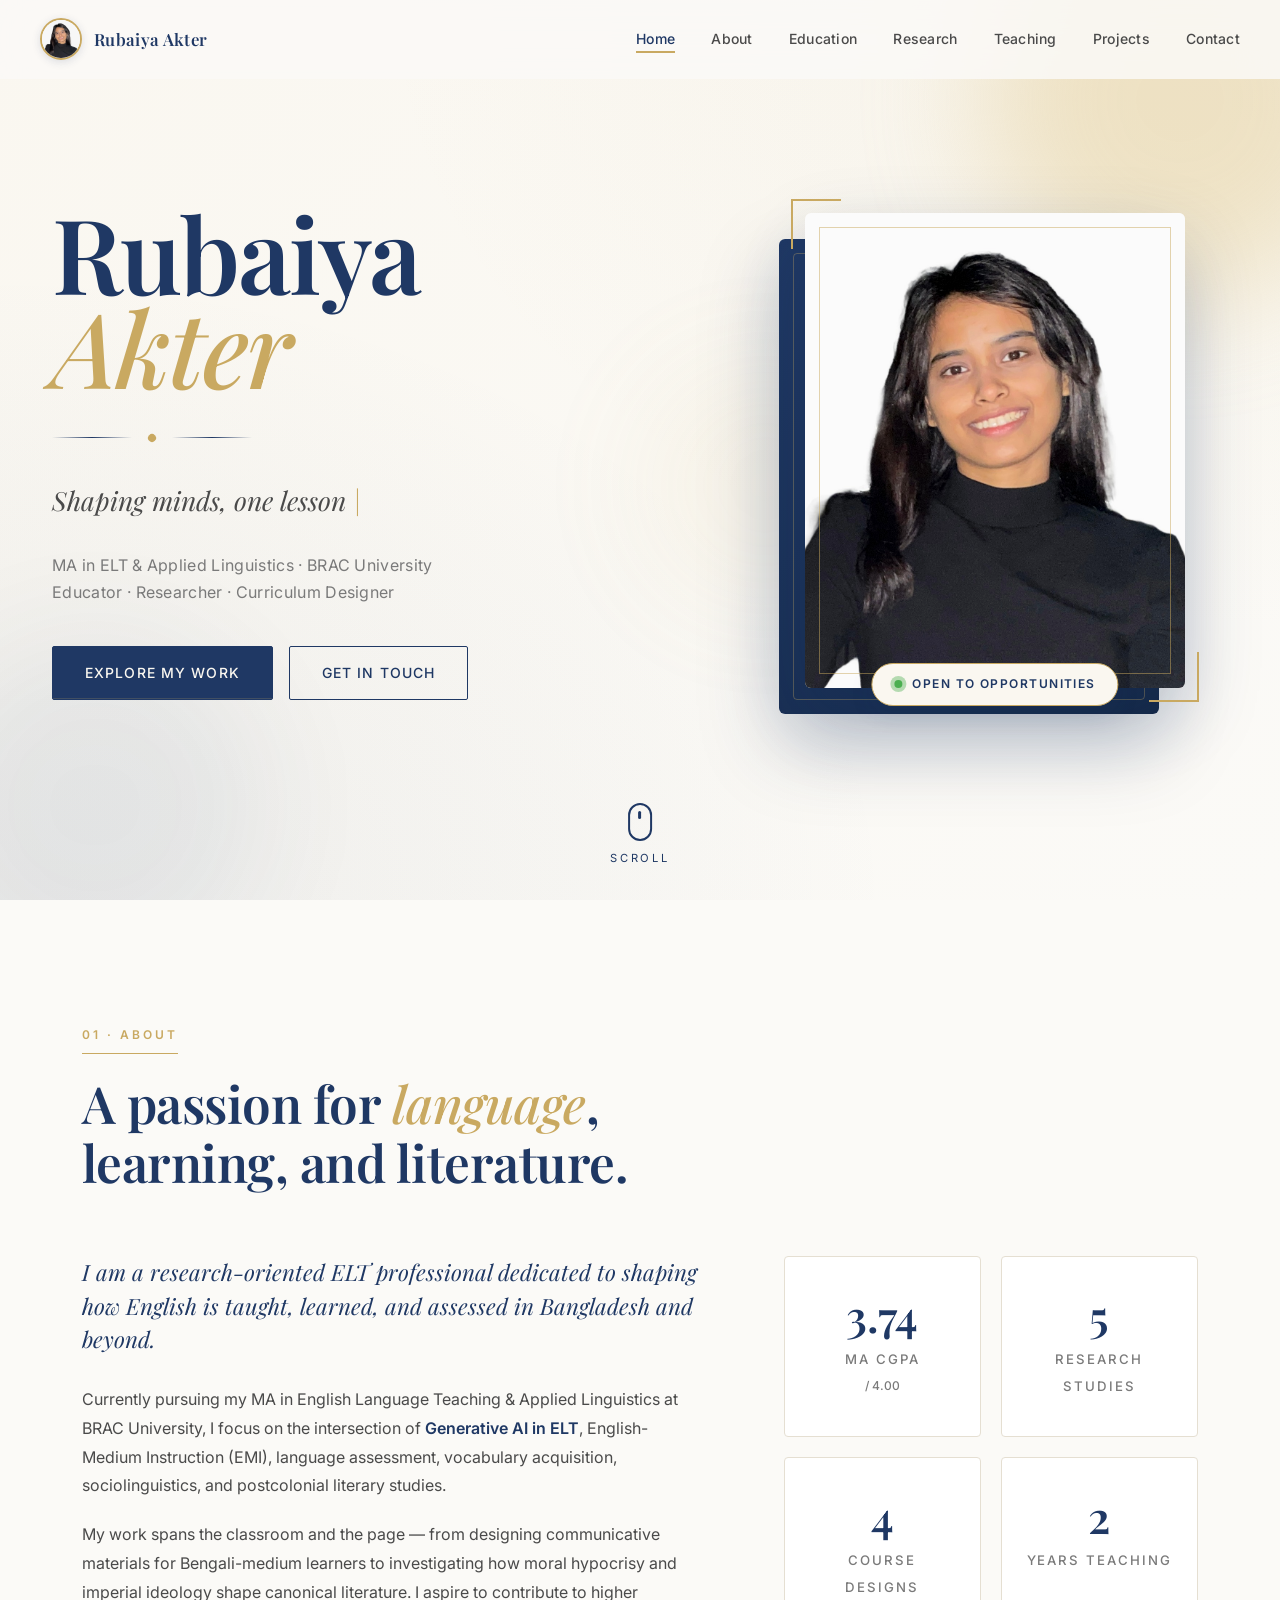
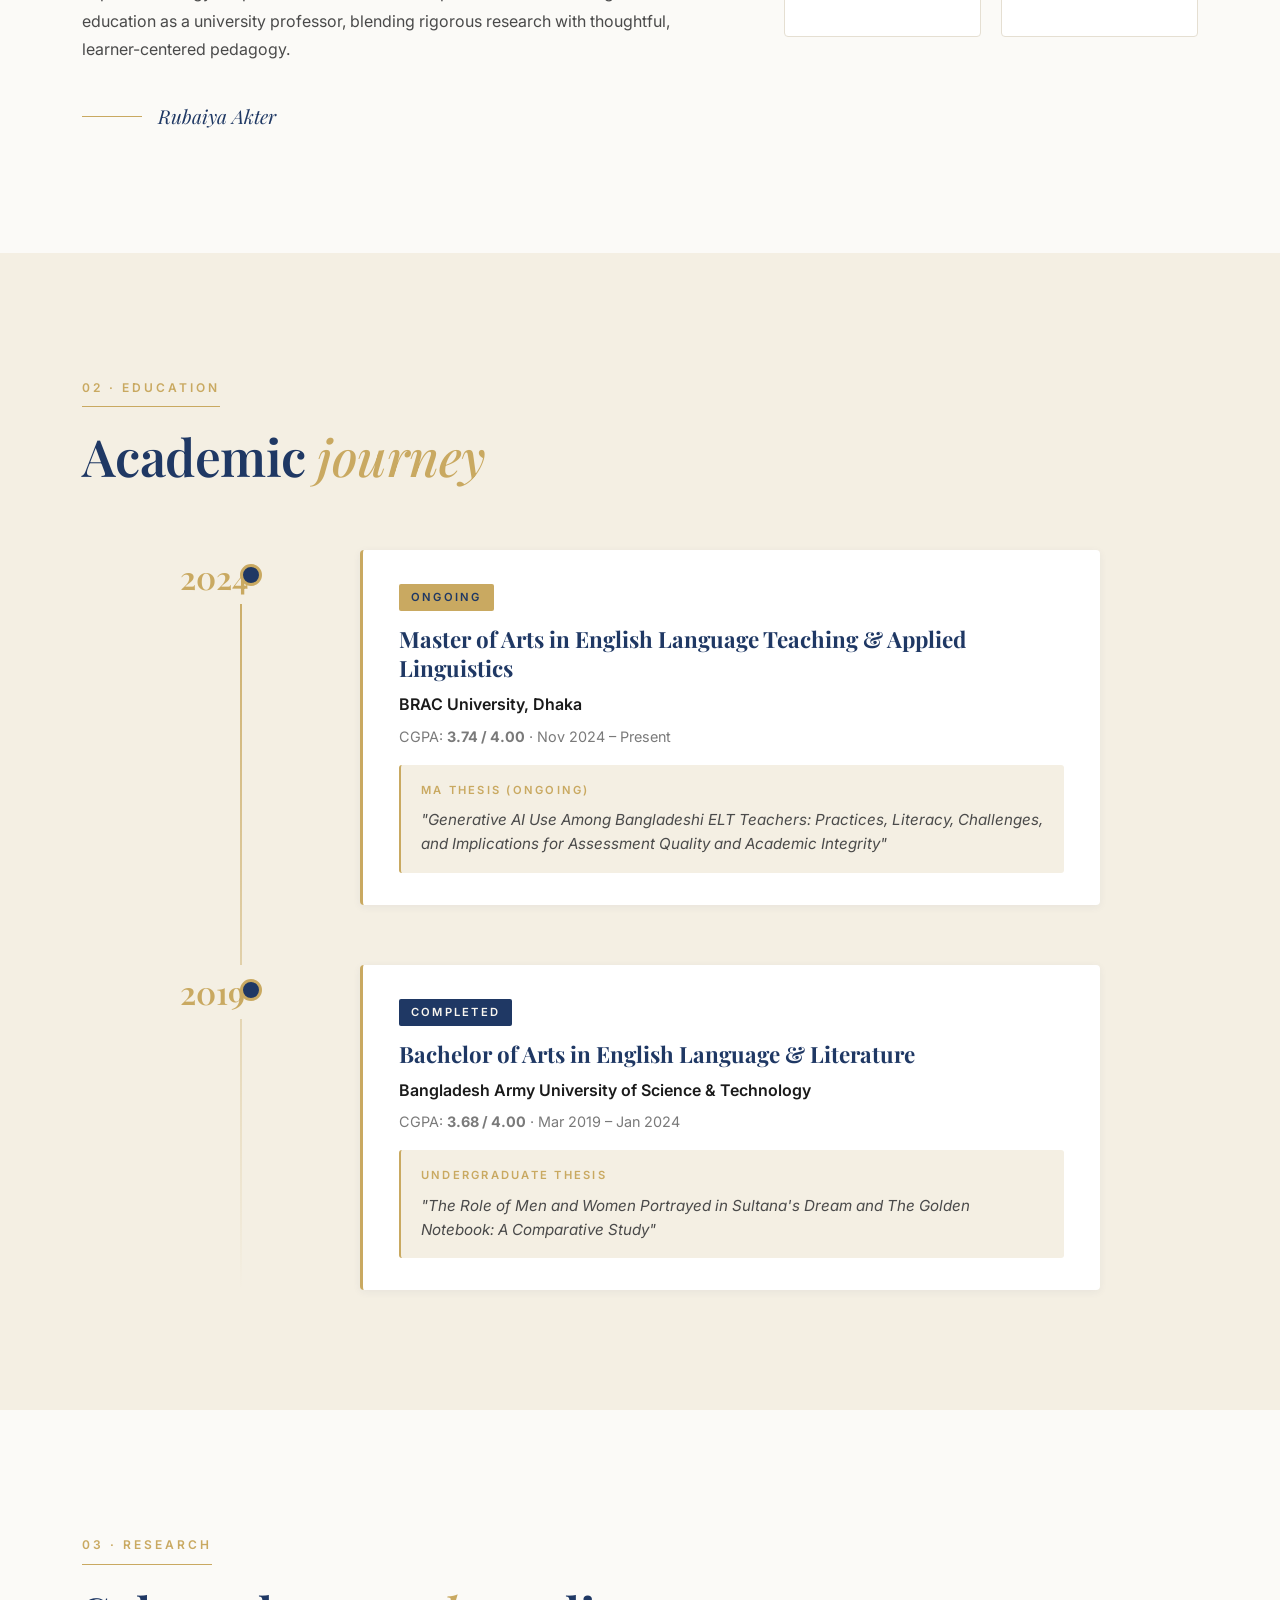
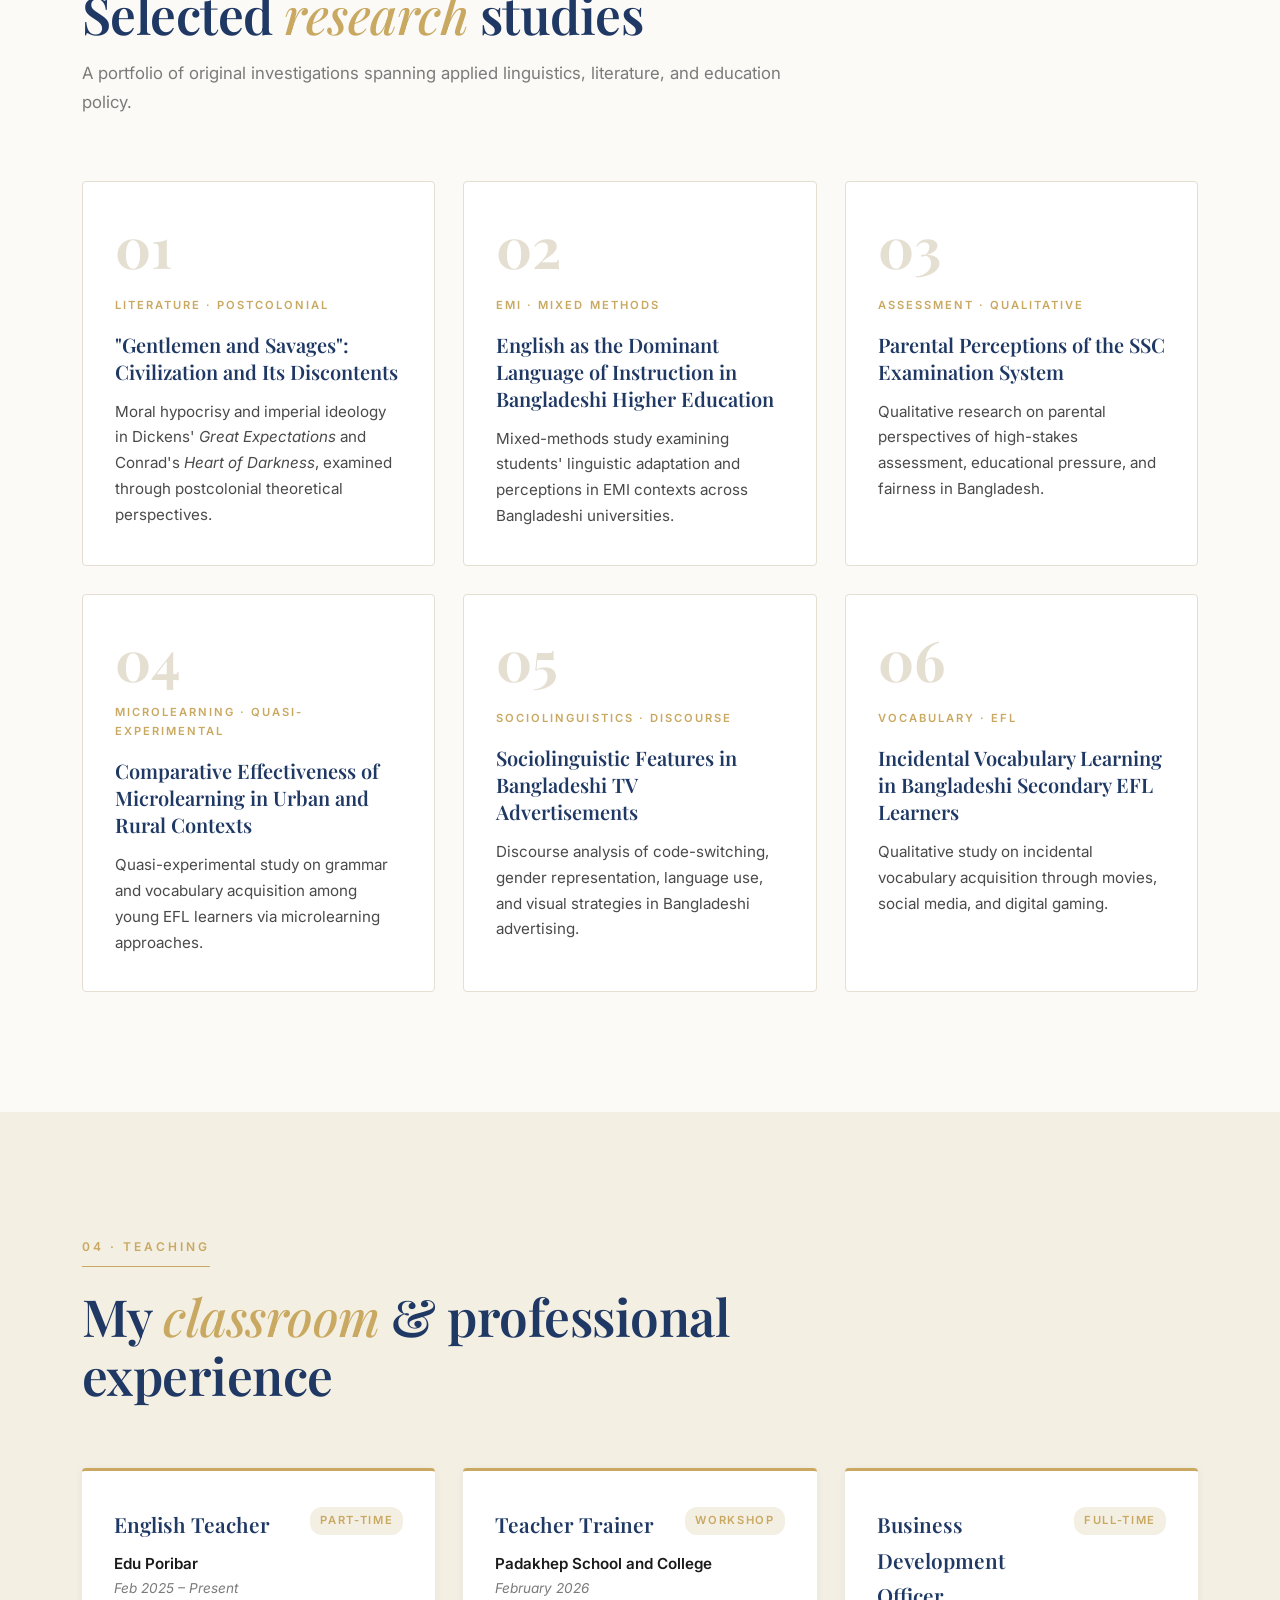
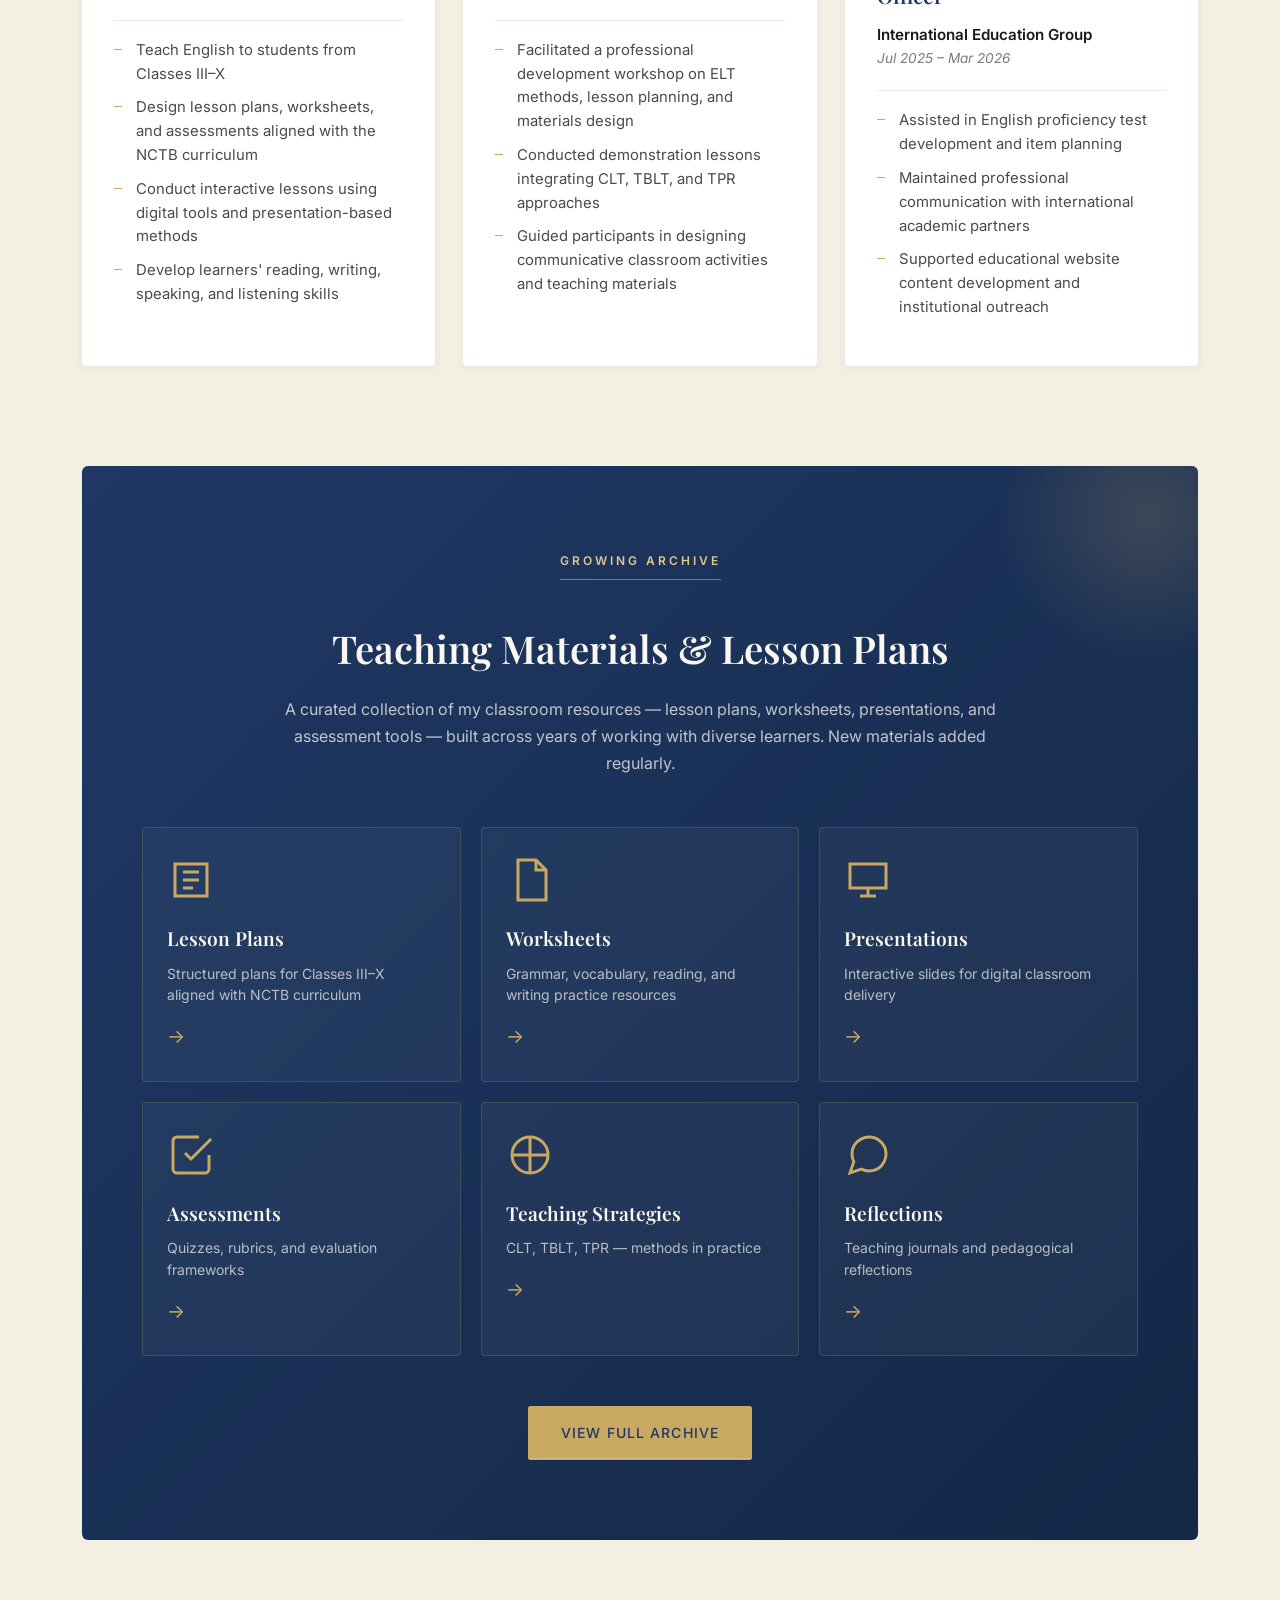
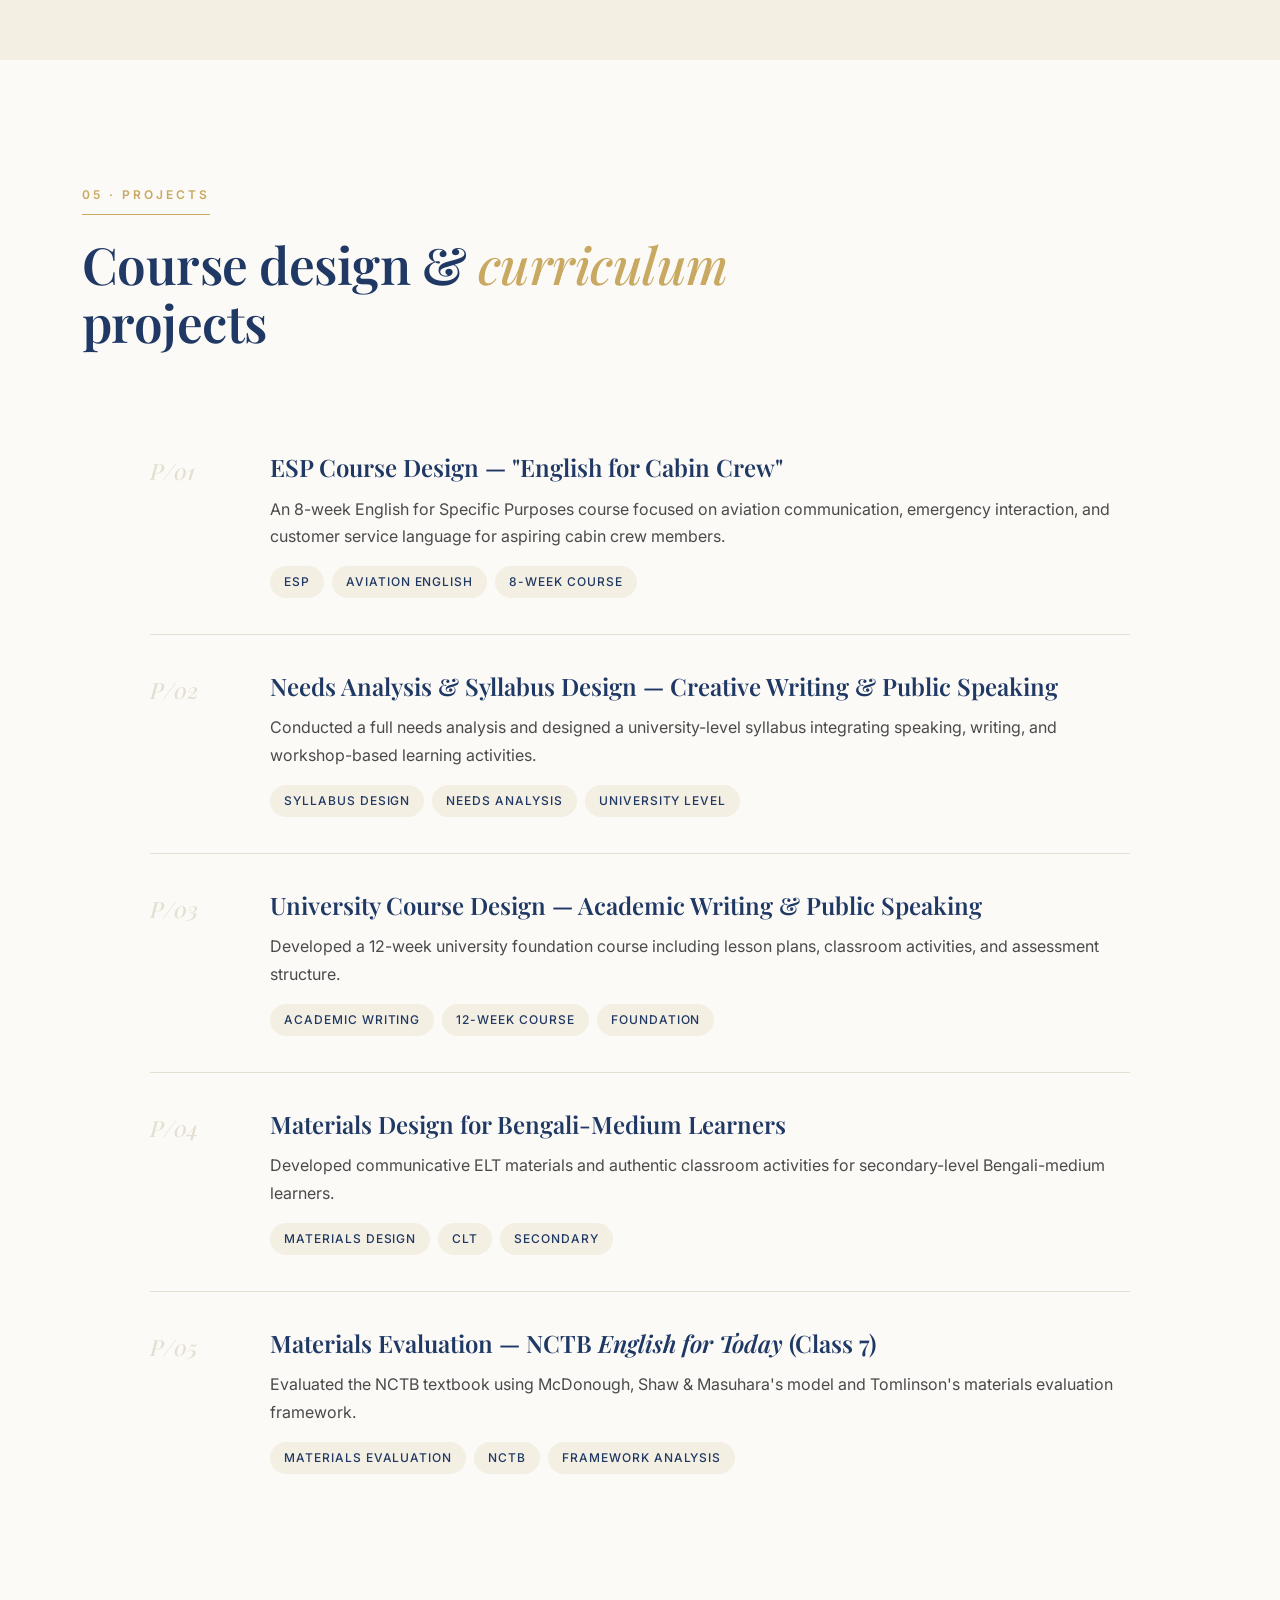
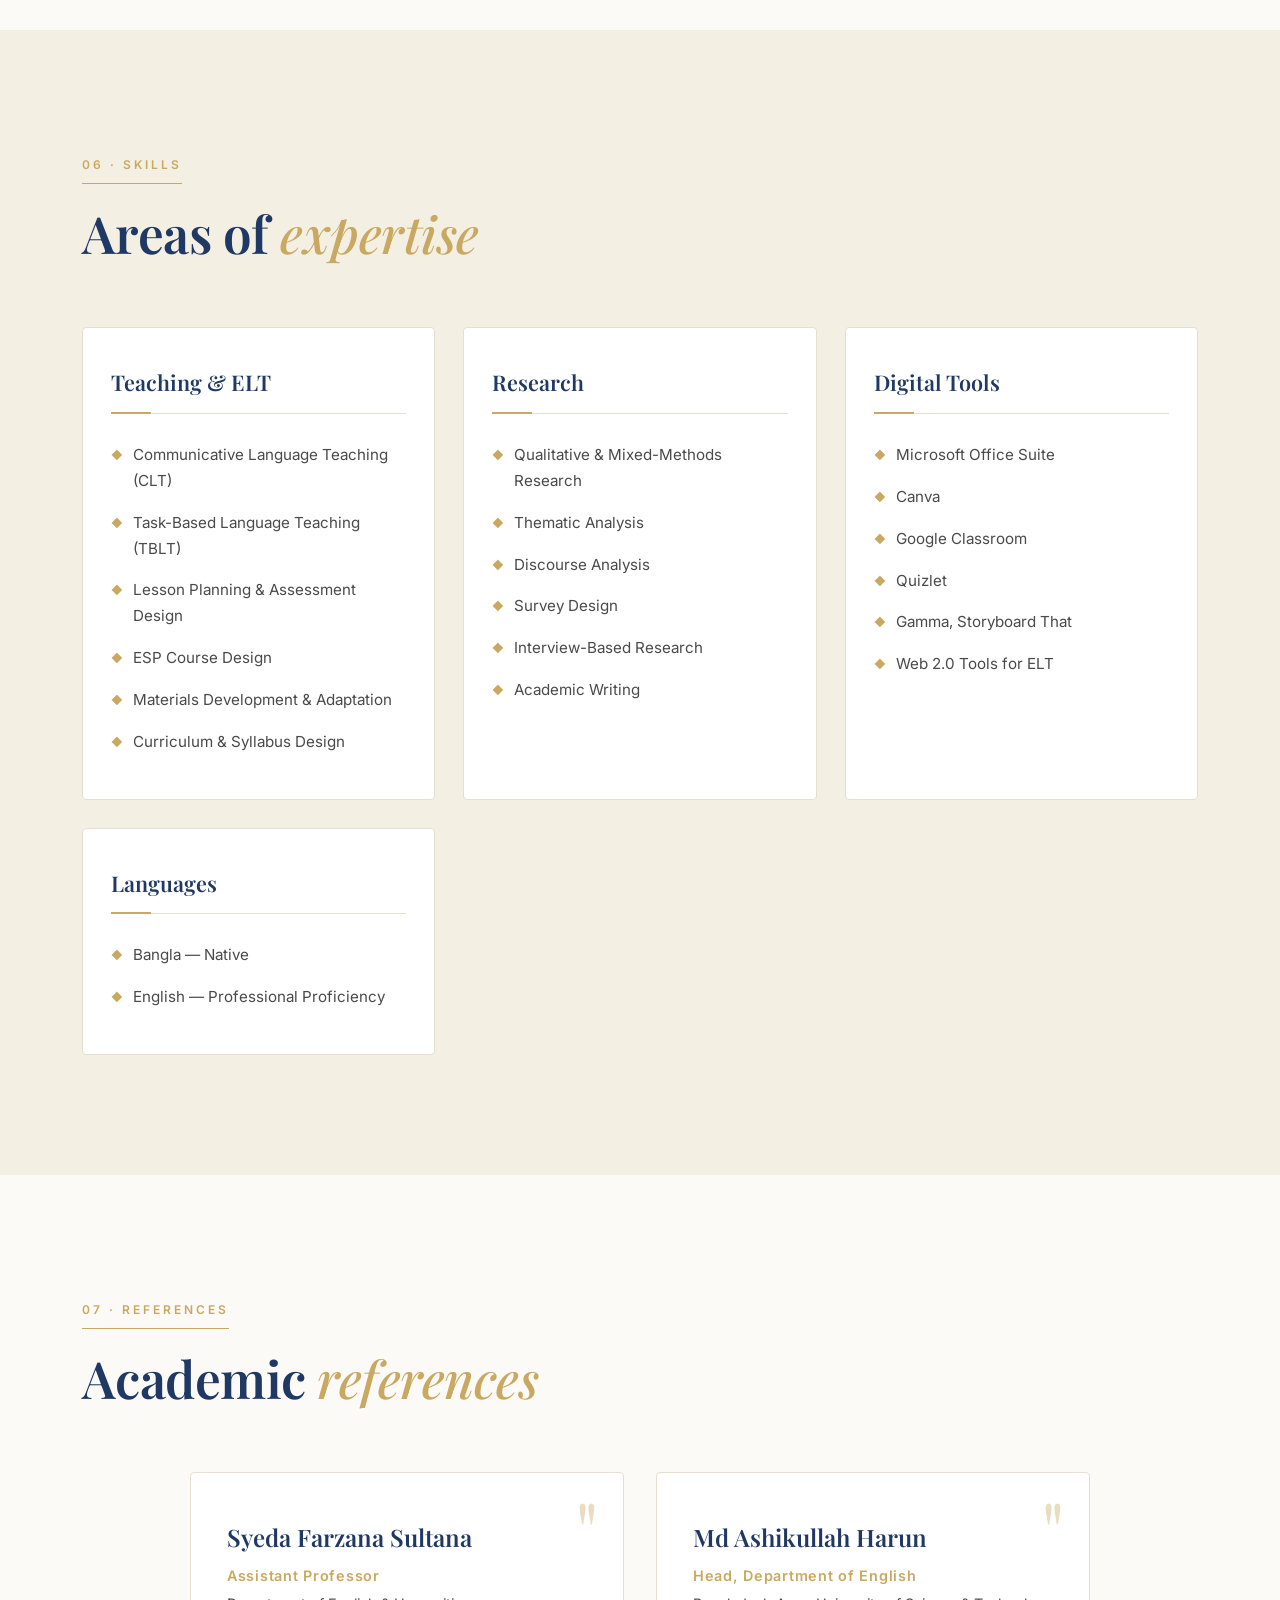
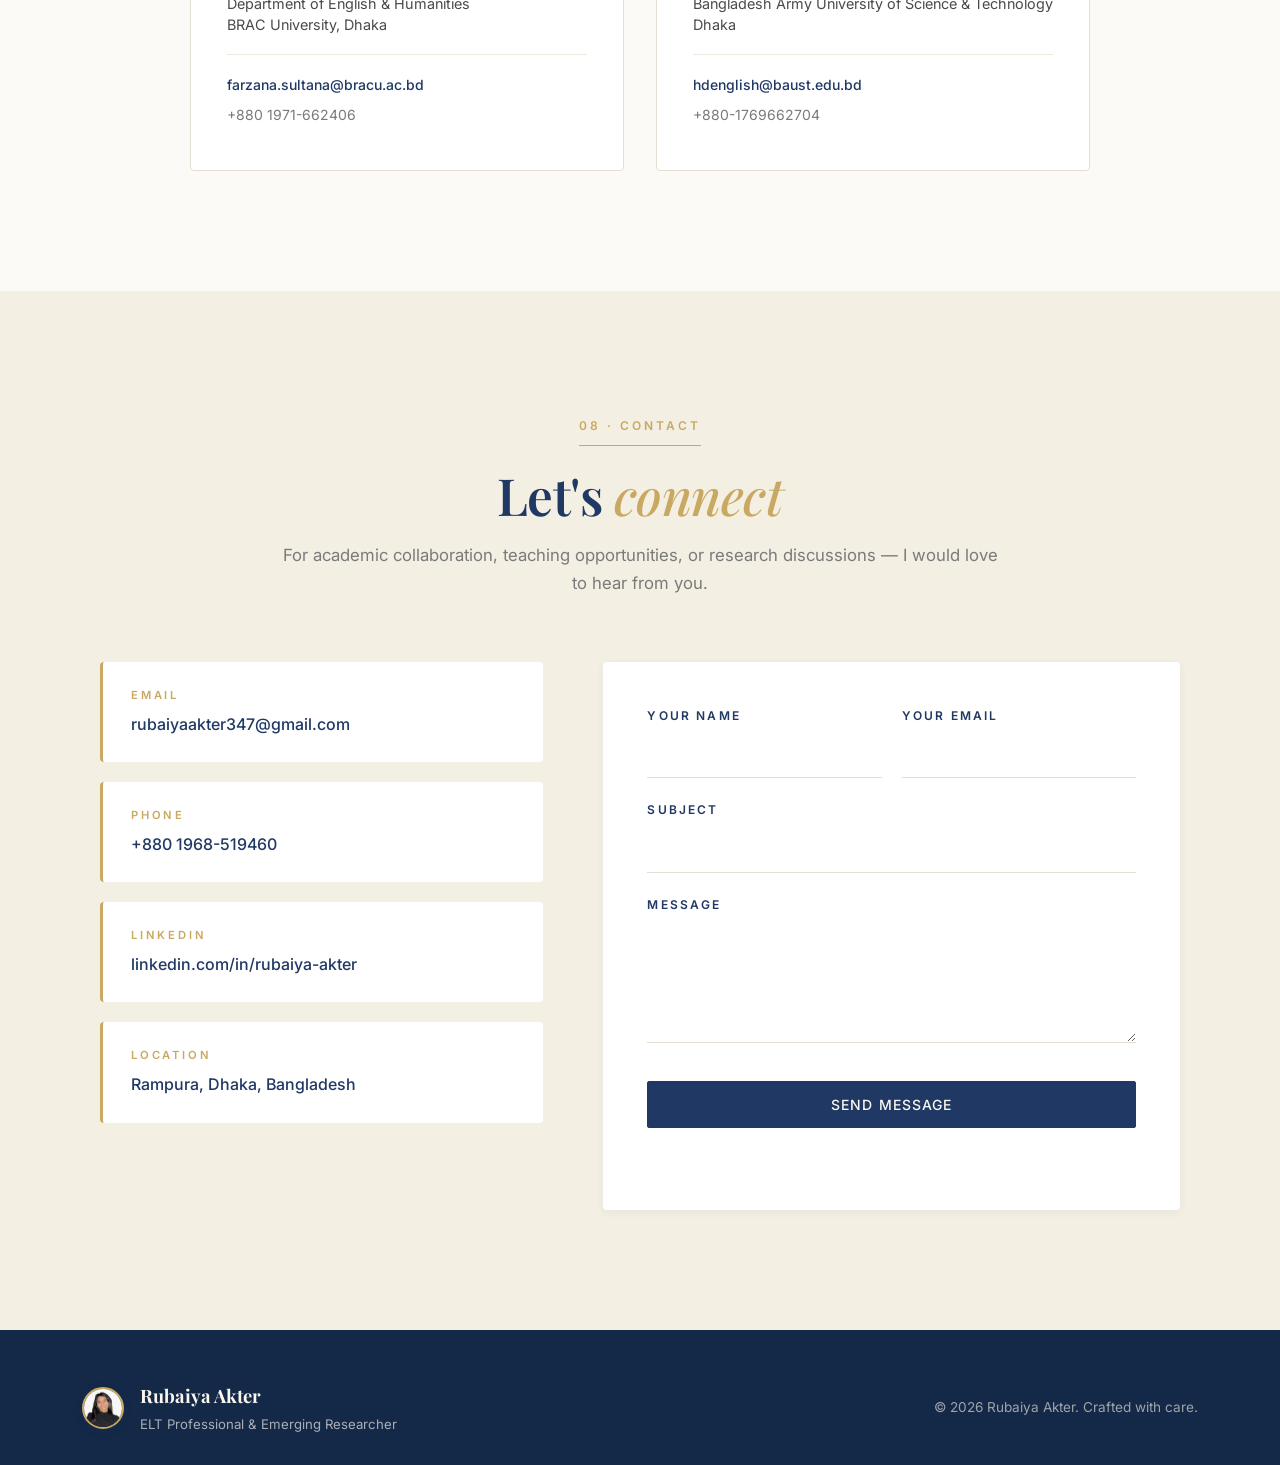
<file: index.html>
<!DOCTYPE html>
<html lang="en">
<head>
  <meta charset="UTF-8" />
  <meta name="viewport" content="width=device-width, initial-scale=1.0" />
  <title>Rubaiya Akter | ELT Professional & Researcher</title>
  <meta name="description" content="Portfolio of Rubaiya Akter — English Language Teaching Professional, Researcher, and Aspiring Academic." />

  <link rel="preconnect" href="https://fonts.googleapis.com" />
  <link rel="preconnect" href="https://fonts.gstatic.com" crossorigin />
  <link href="https://fonts.googleapis.com/css2?family=Cormorant+Garamond:wght@400;500;600;700&family=Inter:wght@300;400;500;600;700&family=Playfair+Display:ital,wght@0,400;0,500;0,600;0,700;0,800;1,400;1,500&display=swap" rel="stylesheet" />
  <link rel="stylesheet" href="styles.css" />
</head>
<body>

  <!-- Scroll Progress Bar -->
  <div class="scroll-progress" id="scrollProgress"></div>

  <!-- Navigation -->
  <nav class="navbar" id="navbar">
    <div class="nav-container">
      <a href="#home" class="nav-logo">
        <span class="logo-mark"><img src="rubaiya.jpeg" alt="Rubaiya Akter" /></span>
        <span class="logo-text">Rubaiya Akter</span>
      </a>
      <ul class="nav-menu" id="navMenu">
        <li><a href="#home" class="nav-link active">Home</a></li>
        <li><a href="#about" class="nav-link">About</a></li>
        <li><a href="#education" class="nav-link">Education</a></li>
        <li><a href="#research" class="nav-link">Research</a></li>
        <li><a href="#teaching" class="nav-link">Teaching</a></li>
        <li><a href="#projects" class="nav-link">Projects</a></li>
        <li><a href="#contact" class="nav-link">Contact</a></li>
      </ul>
      <button class="nav-toggle" id="navToggle" aria-label="Menu">
        <span></span>
        <span></span>
        <span></span>
      </button>
    </div>
  </nav>

  <!-- Hero Section -->
  <section class="hero" id="home">
    <div class="hero-bg">
      <div class="floating-shape shape-1"></div>
      <div class="floating-shape shape-2"></div>
      <div class="floating-shape shape-3"></div>
    </div>
    <div class="hero-container">
      <div class="hero-content">
        <h1 class="hero-name fade-up delay-1">
          <span class="name-line">Rubaiya</span>
          <span class="name-line italic">Akter</span>
        </h1>
        <div class="hero-divider fade-up delay-2">
          <span class="divider-line"></span>
          <span class="divider-dot"></span>
          <span class="divider-line"></span>
        </div>
        <p class="hero-tagline fade-up delay-3">
          <span id="typedText"></span><span class="cursor">|</span>
        </p>
        <p class="hero-subtitle fade-up delay-4">
          MA in ELT & Applied Linguistics · BRAC University<br/>
          Educator · Researcher · Curriculum Designer
        </p>
        <div class="hero-cta fade-up delay-5">
          <a href="#about" class="btn btn-primary">Explore My Work</a>
          <a href="#contact" class="btn btn-ghost">Get in Touch</a>
        </div>
      </div>

      <div class="hero-portrait fade-up delay-2">
        <div class="hero-portrait-wrap">
          <div class="hero-portrait-backdrop"></div>
          <div class="hero-portrait-corner top-left"></div>
          <div class="hero-portrait-corner bottom-right"></div>
          <div class="hero-portrait-frame">
            <img src="rubaiya.jpeg" alt="Rubaiya Akter" class="hero-portrait-img" />
            <div class="hero-portrait-inner"></div>
          </div>
          <span class="hero-portrait-badge">
            <span class="badge-dot"></span>
            Open to opportunities
          </span>
        </div>
      </div>
    </div>
    <a href="#about" class="scroll-indicator" aria-label="Scroll down">
      <span class="mouse">
        <span class="wheel"></span>
      </span>
      <span class="scroll-text">Scroll</span>
    </a>
  </section>

  <!-- About Section -->
  <section class="section about" id="about">
    <div class="container">
      <div class="section-header reveal">
        <span class="section-tag">01 · About</span>
        <h2 class="section-title">A passion for <em>language</em>, learning, and literature.</h2>
      </div>

      <div class="about-grid">
        <div class="about-text reveal">
          <p class="lead">
            I am a research-oriented ELT professional dedicated to shaping how English is taught, learned, and assessed in Bangladesh and beyond.
          </p>
          <p>
            Currently pursuing my MA in English Language Teaching & Applied Linguistics at BRAC University, I focus on the intersection of <strong>Generative AI in ELT</strong>, English-Medium Instruction (EMI), language assessment, vocabulary acquisition, sociolinguistics, and postcolonial literary studies.
          </p>
          <p>
            My work spans the classroom and the page — from designing communicative materials for Bengali-medium learners to investigating how moral hypocrisy and imperial ideology shape canonical literature. I aspire to contribute to higher education as a university professor, blending rigorous research with thoughtful, learner-centered pedagogy.
          </p>
          <div class="about-signature">
            <span class="sig-line"></span>
            <em>Rubaiya Akter</em>
          </div>
        </div>

        <div class="about-stats reveal">
          <div class="stat-card">
            <span class="stat-number" data-target="3.74" data-decimal="true">0</span>
            <span class="stat-label">MA CGPA <small>/ 4.00</small></span>
          </div>
          <div class="stat-card">
            <span class="stat-number" data-target="6">0</span>
            <span class="stat-label">Research Studies</span>
          </div>
          <div class="stat-card">
            <span class="stat-number" data-target="5">0</span>
            <span class="stat-label">Course Designs</span>
          </div>
          <div class="stat-card">
            <span class="stat-number" data-target="3">0</span>
            <span class="stat-label">Years Teaching</span>
          </div>
        </div>
      </div>
    </div>
  </section>

  <!-- Education Section -->
  <section class="section education" id="education">
    <div class="container">
      <div class="section-header reveal">
        <span class="section-tag">02 · Education</span>
        <h2 class="section-title">Academic <em>journey</em></h2>
      </div>

      <div class="timeline">
        <div class="timeline-item reveal">
          <div class="timeline-marker">
            <span class="marker-year">2024</span>
          </div>
          <div class="timeline-content">
            <span class="timeline-status">Ongoing</span>
            <h3>Master of Arts in English Language Teaching & Applied Linguistics</h3>
            <p class="timeline-institution">BRAC University, Dhaka</p>
            <p class="timeline-meta">CGPA: <strong>3.74 / 4.00</strong> · Nov 2024 – Present</p>
            <div class="thesis-box">
              <span class="thesis-label">MA Thesis (Ongoing)</span>
              <p><em>"Generative AI Use Among Bangladeshi ELT Teachers: Practices, Literacy, Challenges, and Implications for Assessment Quality and Academic Integrity"</em></p>
            </div>
          </div>
        </div>

        <div class="timeline-item reveal">
          <div class="timeline-marker">
            <span class="marker-year">2019</span>
          </div>
          <div class="timeline-content">
            <span class="timeline-status completed">Completed</span>
            <h3>Bachelor of Arts in English Language & Literature</h3>
            <p class="timeline-institution">Bangladesh Army University of Science & Technology</p>
            <p class="timeline-meta">CGPA: <strong>3.68 / 4.00</strong> · Mar 2019 – Jan 2024</p>
            <div class="thesis-box">
              <span class="thesis-label">Undergraduate Thesis</span>
              <p><em>"The Role of Men and Women Portrayed in Sultana's Dream and The Golden Notebook: A Comparative Study"</em></p>
            </div>
          </div>
        </div>
      </div>
    </div>
  </section>

  <!-- Research Section -->
  <section class="section research" id="research">
    <div class="container">
      <div class="section-header reveal">
        <span class="section-tag">03 · Research</span>
        <h2 class="section-title">Selected <em>research</em> studies</h2>
        <p class="section-subtitle">A portfolio of original investigations spanning applied linguistics, literature, and education policy.</p>
      </div>

      <div class="research-grid">
        <article class="research-card reveal">
          <div class="research-number">01</div>
          <div class="research-tag">Literature · Postcolonial</div>
          <h3>"Gentlemen and Savages": Civilization and Its Discontents</h3>
          <p>Moral hypocrisy and imperial ideology in Dickens' <em>Great Expectations</em> and Conrad's <em>Heart of Darkness</em>, examined through postcolonial theoretical perspectives.</p>
        </article>

        <article class="research-card reveal">
          <div class="research-number">02</div>
          <div class="research-tag">EMI · Mixed Methods</div>
          <h3>English as the Dominant Language of Instruction in Bangladeshi Higher Education</h3>
          <p>Mixed-methods study examining students' linguistic adaptation and perceptions in EMI contexts across Bangladeshi universities.</p>
        </article>

        <article class="research-card reveal">
          <div class="research-number">03</div>
          <div class="research-tag">Assessment · Qualitative</div>
          <h3>Parental Perceptions of the SSC Examination System</h3>
          <p>Qualitative research on parental perspectives of high-stakes assessment, educational pressure, and fairness in Bangladesh.</p>
        </article>

        <article class="research-card reveal">
          <div class="research-number">04</div>
          <div class="research-tag">Microlearning · Quasi-Experimental</div>
          <h3>Comparative Effectiveness of Microlearning in Urban and Rural Contexts</h3>
          <p>Quasi-experimental study on grammar and vocabulary acquisition among young EFL learners via microlearning approaches.</p>
        </article>

        <article class="research-card reveal">
          <div class="research-number">05</div>
          <div class="research-tag">Sociolinguistics · Discourse</div>
          <h3>Sociolinguistic Features in Bangladeshi TV Advertisements</h3>
          <p>Discourse analysis of code-switching, gender representation, language use, and visual strategies in Bangladeshi advertising.</p>
        </article>

        <article class="research-card reveal">
          <div class="research-number">06</div>
          <div class="research-tag">Vocabulary · EFL</div>
          <h3>Incidental Vocabulary Learning in Bangladeshi Secondary EFL Learners</h3>
          <p>Qualitative study on incidental vocabulary acquisition through movies, social media, and digital gaming.</p>
        </article>
      </div>
    </div>
  </section>

  <!-- Teaching Section -->
  <section class="section teaching" id="teaching">
    <div class="container">
      <div class="section-header reveal">
        <span class="section-tag">04 · Teaching</span>
        <h2 class="section-title">My <em>classroom</em> & professional experience</h2>
      </div>

      <div class="teaching-grid">
        <div class="experience-card reveal">
          <div class="exp-header">
            <span class="exp-role">English Teacher</span>
            <span class="exp-type">Part-Time</span>
          </div>
          <p class="exp-org">Edu Poribar</p>
          <p class="exp-date">Feb 2025 – Present</p>
          <ul class="exp-list">
            <li>Teach English to students from Classes III–X</li>
            <li>Design lesson plans, worksheets, and assessments aligned with the NCTB curriculum</li>
            <li>Conduct interactive lessons using digital tools and presentation-based methods</li>
            <li>Develop learners' reading, writing, speaking, and listening skills</li>
          </ul>
        </div>

        <div class="experience-card reveal">
          <div class="exp-header">
            <span class="exp-role">Teacher Trainer</span>
            <span class="exp-type">Workshop</span>
          </div>
          <p class="exp-org">Padakhep School and College</p>
          <p class="exp-date">February 2026</p>
          <ul class="exp-list">
            <li>Facilitated a professional development workshop on ELT methods, lesson planning, and materials design</li>
            <li>Conducted demonstration lessons integrating CLT, TBLT, and TPR approaches</li>
            <li>Guided participants in designing communicative classroom activities and teaching materials</li>
          </ul>
        </div>

        <div class="experience-card reveal">
          <div class="exp-header">
            <span class="exp-role">Business Development Officer</span>
            <span class="exp-type">Full-Time</span>
          </div>
          <p class="exp-org">International Education Group</p>
          <p class="exp-date">Jul 2025 – Mar 2026</p>
          <ul class="exp-list">
            <li>Assisted in English proficiency test development and item planning</li>
            <li>Maintained professional communication with international academic partners</li>
            <li>Supported educational website content development and institutional outreach</li>
          </ul>
        </div>
      </div>

      <!-- Teaching Materials Showcase -->
      <div class="materials-showcase reveal">
        <div class="materials-intro">
          <span class="section-tag light">Growing Archive</span>
          <h3>Teaching Materials & Lesson Plans</h3>
          <p>A curated collection of my classroom resources — lesson plans, worksheets, presentations, and assessment tools — built across years of working with diverse learners. New materials added regularly.</p>
        </div>
        <div class="materials-grid">
          <a href="teaching-materials.html#lesson-plans" class="material-tile">
            <div class="tile-icon">
              <svg viewBox="0 0 24 24" fill="none" stroke="currentColor" stroke-width="1.5"><path d="M4 4h16v16H4z"/><path d="M8 8h8M8 12h8M8 16h5"/></svg>
            </div>
            <h4>Lesson Plans</h4>
            <p>Structured plans for Classes III–X aligned with NCTB curriculum</p>
            <span class="tile-arrow">→</span>
          </a>
          <a href="teaching-materials.html#worksheets" class="material-tile">
            <div class="tile-icon">
              <svg viewBox="0 0 24 24" fill="none" stroke="currentColor" stroke-width="1.5"><path d="M6 2h9l5 5v15H6z"/><path d="M15 2v5h5"/></svg>
            </div>
            <h4>Worksheets</h4>
            <p>Grammar, vocabulary, reading, and writing practice resources</p>
            <span class="tile-arrow">→</span>
          </a>
          <a href="teaching-materials.html#presentations" class="material-tile">
            <div class="tile-icon">
              <svg viewBox="0 0 24 24" fill="none" stroke="currentColor" stroke-width="1.5"><path d="M3 4h18v12H3z"/><path d="M8 20h8M12 16v4"/></svg>
            </div>
            <h4>Presentations</h4>
            <p>Interactive slides for digital classroom delivery</p>
            <span class="tile-arrow">→</span>
          </a>
          <a href="teaching-materials.html#assessments" class="material-tile">
            <div class="tile-icon">
              <svg viewBox="0 0 24 24" fill="none" stroke="currentColor" stroke-width="1.5"><path d="M9 11l3 3L22 4"/><path d="M21 12v7a2 2 0 0 1-2 2H5a2 2 0 0 1-2-2V5a2 2 0 0 1 2-2h11"/></svg>
            </div>
            <h4>Assessments</h4>
            <p>Quizzes, rubrics, and evaluation frameworks</p>
            <span class="tile-arrow">→</span>
          </a>
          <a href="teaching-materials.html#strategies" class="material-tile">
            <div class="tile-icon">
              <svg viewBox="0 0 24 24" fill="none" stroke="currentColor" stroke-width="1.5"><circle cx="12" cy="12" r="9"/><path d="M12 3v18M3 12h18"/></svg>
            </div>
            <h4>Teaching Strategies</h4>
            <p>CLT, TBLT, TPR — methods in practice</p>
            <span class="tile-arrow">→</span>
          </a>
          <a href="teaching-materials.html#reflections" class="material-tile">
            <div class="tile-icon">
              <svg viewBox="0 0 24 24" fill="none" stroke="currentColor" stroke-width="1.5"><path d="M21 11.5a8.38 8.38 0 0 1-.9 3.8 8.5 8.5 0 0 1-7.6 4.7 8.38 8.38 0 0 1-3.8-.9L3 21l1.9-5.7a8.38 8.38 0 0 1-.9-3.8 8.5 8.5 0 0 1 4.7-7.6 8.38 8.38 0 0 1 3.8-.9h.5a8.48 8.48 0 0 1 8 8v.5z"/></svg>
            </div>
            <h4>Reflections</h4>
            <p>Teaching journals and pedagogical reflections</p>
            <span class="tile-arrow">→</span>
          </a>
        </div>
        <div class="materials-cta">
          <a href="teaching-materials.html" class="btn btn-primary">View Full Archive</a>
        </div>
      </div>
    </div>
  </section>

  <!-- Projects Section -->
  <section class="section projects" id="projects">
    <div class="container">
      <div class="section-header reveal">
        <span class="section-tag">05 · Projects</span>
        <h2 class="section-title">Course design & <em>curriculum</em> projects</h2>
      </div>

      <div class="projects-list">
        <div class="project-row reveal">
          <span class="project-num">P/01</span>
          <div class="project-info">
            <h3>ESP Course Design — "English for Cabin Crew"</h3>
            <p>An 8-week English for Specific Purposes course focused on aviation communication, emergency interaction, and customer service language for aspiring cabin crew members.</p>
            <div class="project-tags">
              <span>ESP</span><span>Aviation English</span><span>8-Week Course</span>
            </div>
          </div>
        </div>

        <div class="project-row reveal">
          <span class="project-num">P/02</span>
          <div class="project-info">
            <h3>Needs Analysis & Syllabus Design — Creative Writing & Public Speaking</h3>
            <p>Conducted a full needs analysis and designed a university-level syllabus integrating speaking, writing, and workshop-based learning activities.</p>
            <div class="project-tags">
              <span>Syllabus Design</span><span>Needs Analysis</span><span>University Level</span>
            </div>
          </div>
        </div>

        <div class="project-row reveal">
          <span class="project-num">P/03</span>
          <div class="project-info">
            <h3>University Course Design — Academic Writing & Public Speaking</h3>
            <p>Developed a 12-week university foundation course including lesson plans, classroom activities, and assessment structure.</p>
            <div class="project-tags">
              <span>Academic Writing</span><span>12-Week Course</span><span>Foundation</span>
            </div>
          </div>
        </div>

        <div class="project-row reveal">
          <span class="project-num">P/04</span>
          <div class="project-info">
            <h3>Materials Design for Bengali-Medium Learners</h3>
            <p>Developed communicative ELT materials and authentic classroom activities for secondary-level Bengali-medium learners.</p>
            <div class="project-tags">
              <span>Materials Design</span><span>CLT</span><span>Secondary</span>
            </div>
          </div>
        </div>

        <div class="project-row reveal">
          <span class="project-num">P/05</span>
          <div class="project-info">
            <h3>Materials Evaluation — NCTB <em>English for Today</em> (Class 7)</h3>
            <p>Evaluated the NCTB textbook using McDonough, Shaw & Masuhara's model and Tomlinson's materials evaluation framework.</p>
            <div class="project-tags">
              <span>Materials Evaluation</span><span>NCTB</span><span>Framework Analysis</span>
            </div>
          </div>
        </div>
      </div>
    </div>
  </section>

  <!-- Skills Section -->
  <section class="section skills" id="skills">
    <div class="container">
      <div class="section-header reveal">
        <span class="section-tag">06 · Skills</span>
        <h2 class="section-title">Areas of <em>expertise</em></h2>
      </div>

      <div class="skills-grid">
        <div class="skill-category reveal">
          <h3>Teaching & ELT</h3>
          <ul>
            <li>Communicative Language Teaching (CLT)</li>
            <li>Task-Based Language Teaching (TBLT)</li>
            <li>Lesson Planning & Assessment Design</li>
            <li>ESP Course Design</li>
            <li>Materials Development & Adaptation</li>
            <li>Curriculum & Syllabus Design</li>
          </ul>
        </div>

        <div class="skill-category reveal">
          <h3>Research</h3>
          <ul>
            <li>Qualitative & Mixed-Methods Research</li>
            <li>Thematic Analysis</li>
            <li>Discourse Analysis</li>
            <li>Survey Design</li>
            <li>Interview-Based Research</li>
            <li>Academic Writing</li>
          </ul>
        </div>

        <div class="skill-category reveal">
          <h3>Digital Tools</h3>
          <ul>
            <li>Microsoft Office Suite</li>
            <li>Canva</li>
            <li>Google Classroom</li>
            <li>Quizlet</li>
            <li>Gamma, Storyboard That</li>
            <li>Web 2.0 Tools for ELT</li>
          </ul>
        </div>

        <div class="skill-category reveal">
          <h3>Languages</h3>
          <ul>
            <li>Bangla — Native</li>
            <li>English — Professional Proficiency</li>
          </ul>
        </div>
      </div>
    </div>
  </section>

  <!-- References Section -->
  <section class="section references" id="references">
    <div class="container">
      <div class="section-header reveal">
        <span class="section-tag">07 · References</span>
        <h2 class="section-title">Academic <em>references</em></h2>
      </div>

      <div class="references-grid">
        <div class="reference-card reveal">
          <div class="ref-quote">"</div>
          <h3>Syeda Farzana Sultana</h3>
          <p class="ref-role">Assistant Professor</p>
          <p class="ref-dept">Department of English & Humanities</p>
          <p class="ref-inst">BRAC University, Dhaka</p>
          <div class="ref-contact">
            <a href="mailto:farzana.sultana@bracu.ac.bd">farzana.sultana@bracu.ac.bd</a>
            <span>+880 1971-662406</span>
          </div>
        </div>

        <div class="reference-card reveal">
          <div class="ref-quote">"</div>
          <h3>Md Ashikullah Harun</h3>
          <p class="ref-role">Head, Department of English</p>
          <p class="ref-dept">Bangladesh Army University of Science & Technology</p>
          <p class="ref-inst">Dhaka</p>
          <div class="ref-contact">
            <a href="mailto:hdenglish@baust.edu.bd">hdenglish@baust.edu.bd</a>
            <span>+880-1769662704</span>
          </div>
        </div>
      </div>
    </div>
  </section>

  <!-- Contact Section -->
  <section class="section contact" id="contact">
    <div class="container">
      <div class="section-header reveal center">
        <span class="section-tag">08 · Contact</span>
        <h2 class="section-title">Let's <em>connect</em></h2>
        <p class="section-subtitle">For academic collaboration, teaching opportunities, or research discussions — I would love to hear from you.</p>
      </div>

      <div class="contact-wrap">
        <div class="contact-info reveal">
          <a href="mailto:rubaiyaakter347@gmail.com" class="contact-item">
            <span class="contact-label">Email</span>
            <span class="contact-value">rubaiyaakter347@gmail.com</span>
          </a>
          <a href="tel:+8801968519460" class="contact-item">
            <span class="contact-label">Phone</span>
            <span class="contact-value">+880 1968-519460</span>
          </a>
          <a href="https://www.linkedin.com/in/rubaiya-akter" target="_blank" rel="noopener" class="contact-item">
            <span class="contact-label">LinkedIn</span>
            <span class="contact-value">linkedin.com/in/rubaiya-akter</span>
          </a>
          <div class="contact-item static">
            <span class="contact-label">Location</span>
            <span class="contact-value">Rampura, Dhaka, Bangladesh</span>
          </div>
        </div>

        <form class="contact-form reveal" id="contactForm">
          <div class="form-row">
            <div class="form-group">
              <label for="name">Your Name</label>
              <input type="text" id="name" name="name" required />
            </div>
            <div class="form-group">
              <label for="email">Your Email</label>
              <input type="email" id="email" name="email" required />
            </div>
          </div>
          <div class="form-group">
            <label for="subject">Subject</label>
            <input type="text" id="subject" name="subject" required />
          </div>
          <div class="form-group">
            <label for="message">Message</label>
            <textarea id="message" name="message" rows="5" required></textarea>
          </div>
          <button type="submit" class="btn btn-primary">Send Message</button>
          <p class="form-note" id="formNote"></p>
        </form>
      </div>
    </div>
  </section>

  <!-- Footer -->
  <footer class="footer">
    <div class="container footer-container">
      <div class="footer-brand">
        <span class="logo-mark"><img src="rubaiya.jpeg" alt="Rubaiya Akter" /></span>
        <div>
          <strong>Rubaiya Akter</strong>
          <p>ELT Professional & Emerging Researcher</p>
        </div>
      </div>
      <p class="footer-copy">© <span id="year"></span> Rubaiya Akter. Crafted with care.</p>
    </div>
  </footer>

  <button class="back-to-top" id="backToTop" aria-label="Back to top">↑</button>

  <script src="script.js"></script>
</body>
</html>
</file>
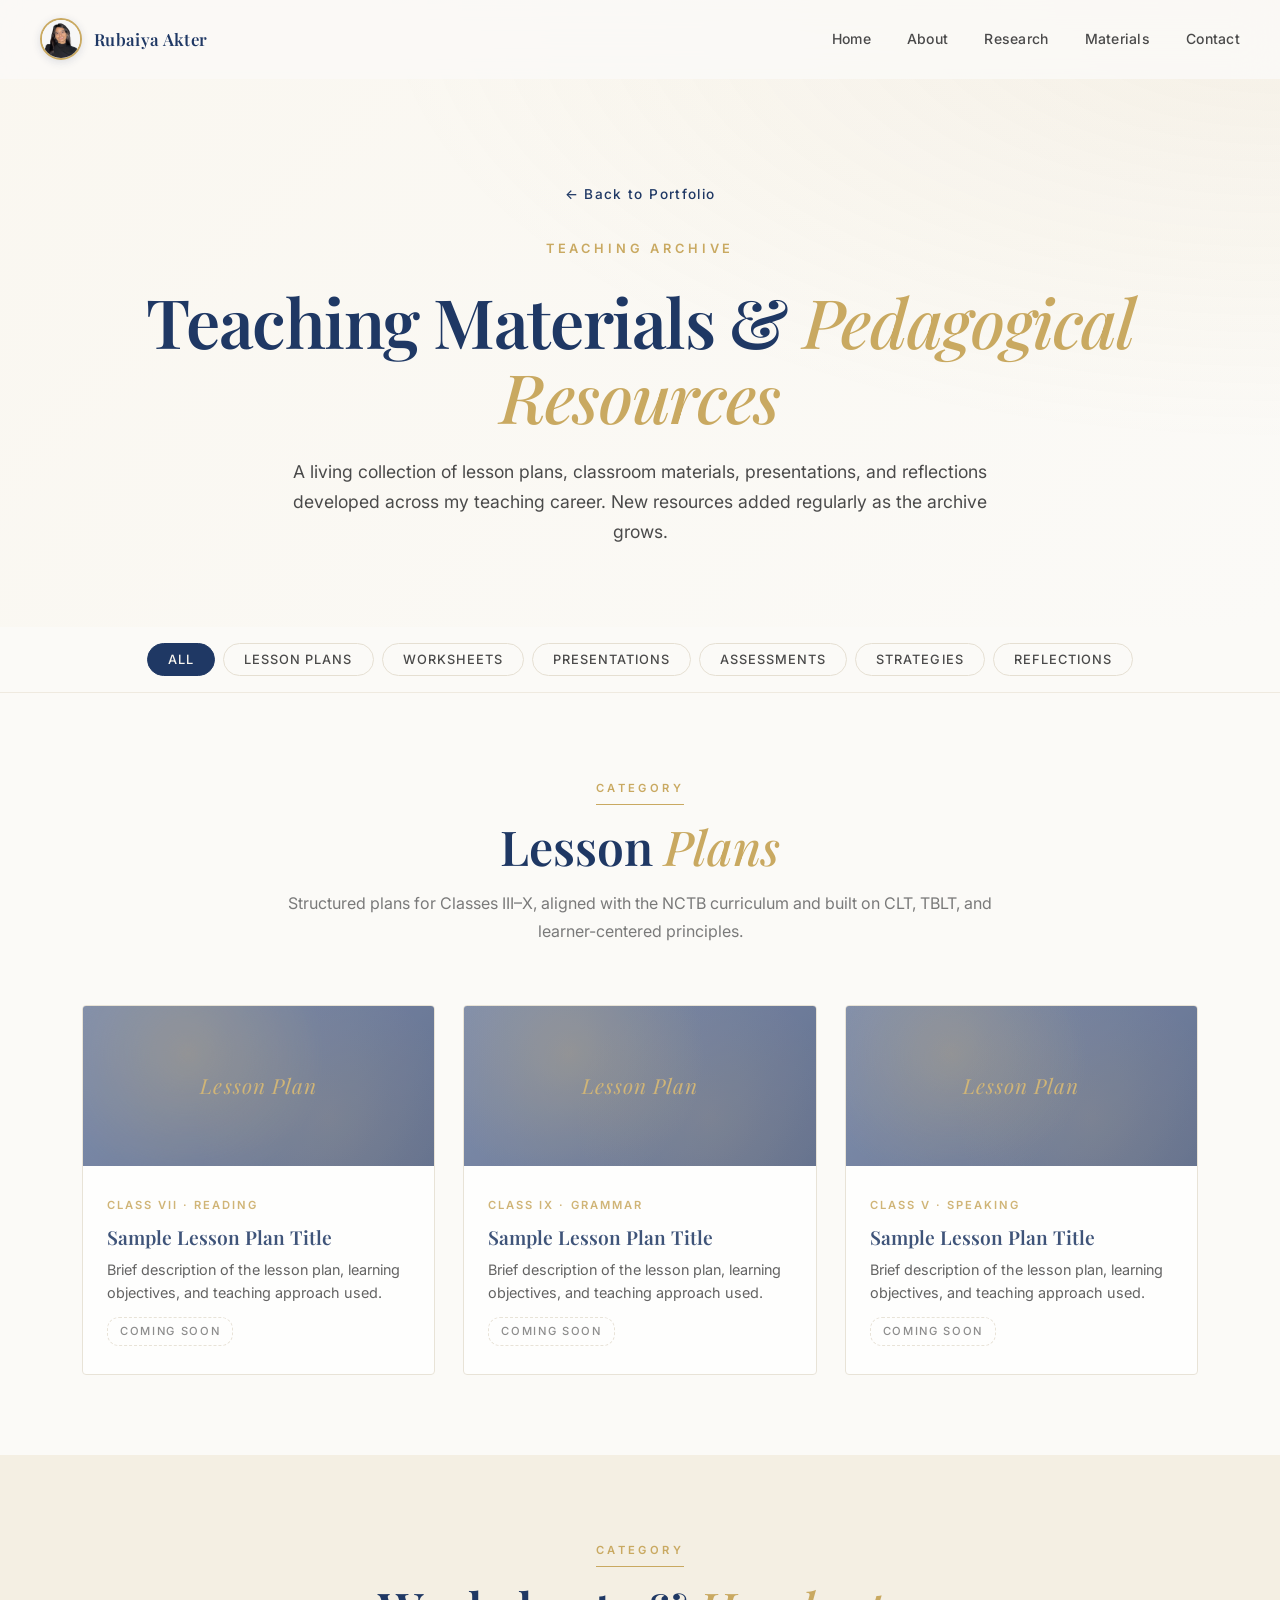
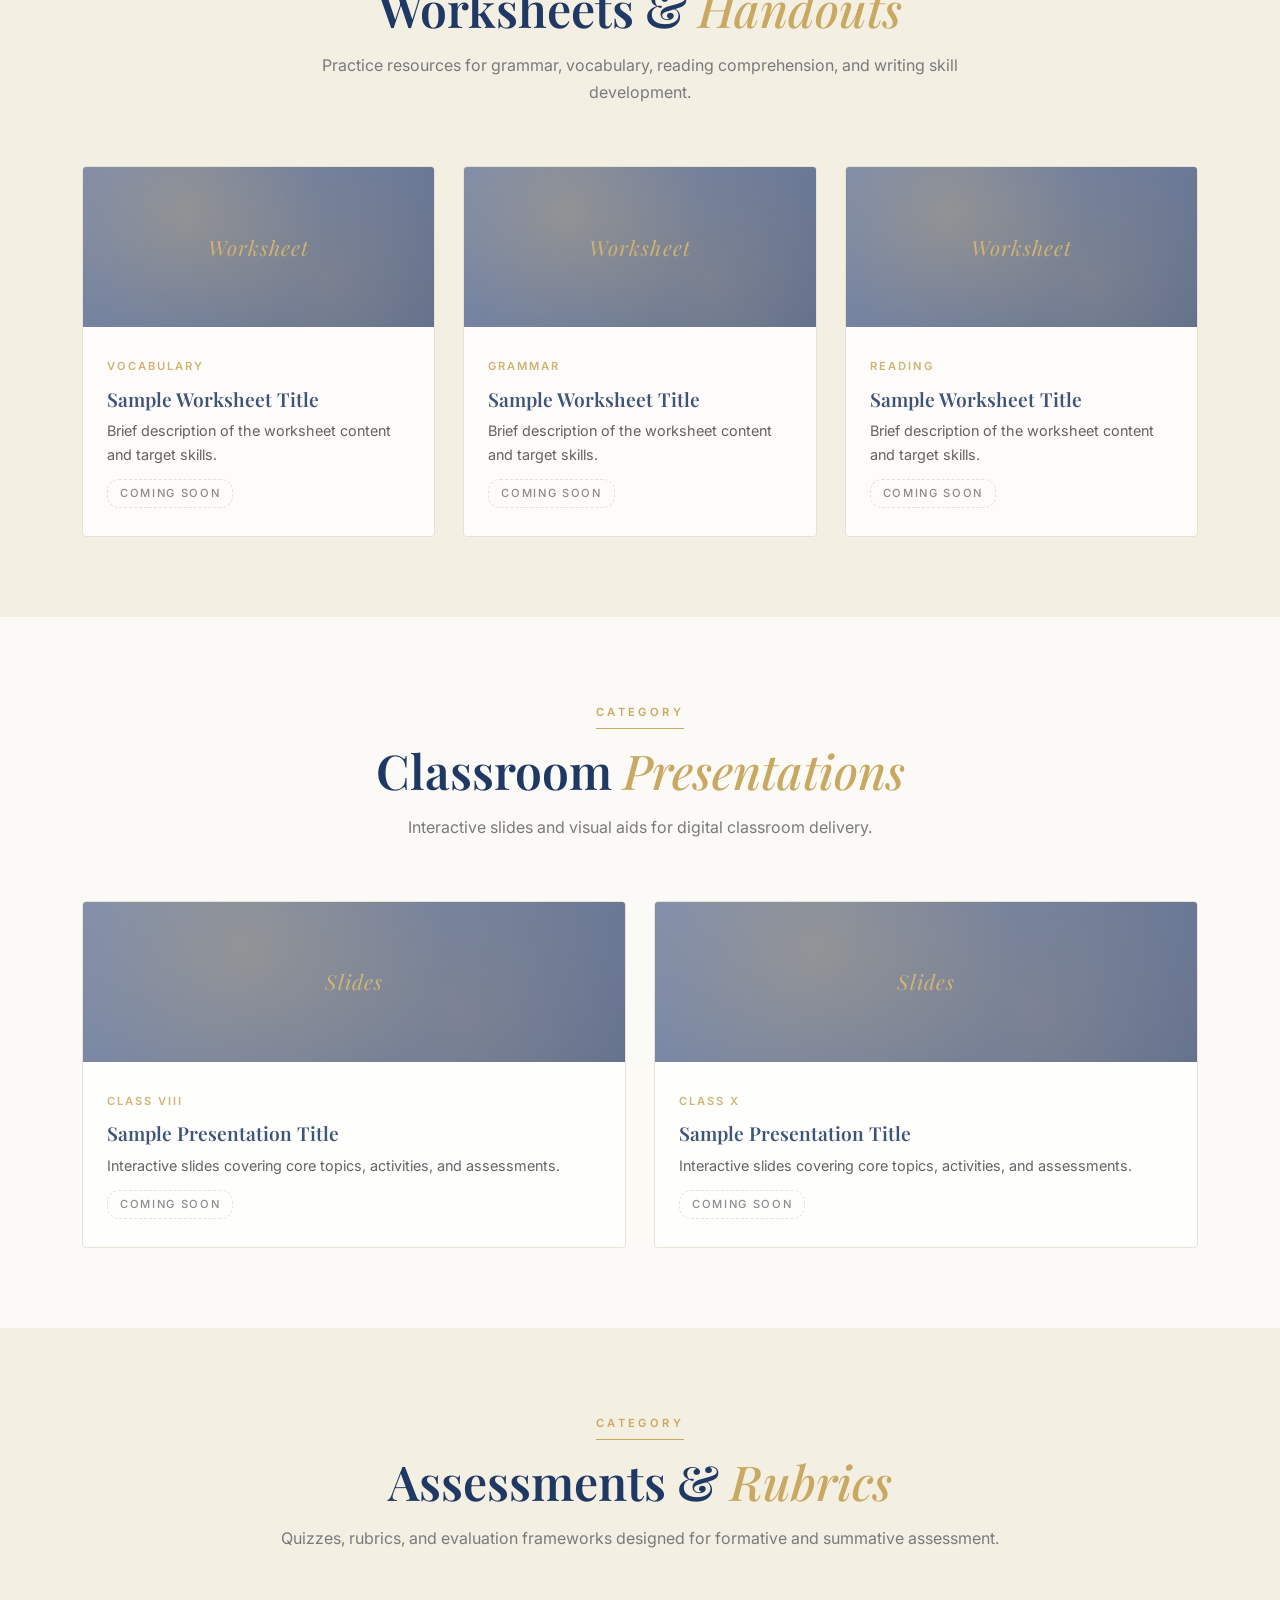
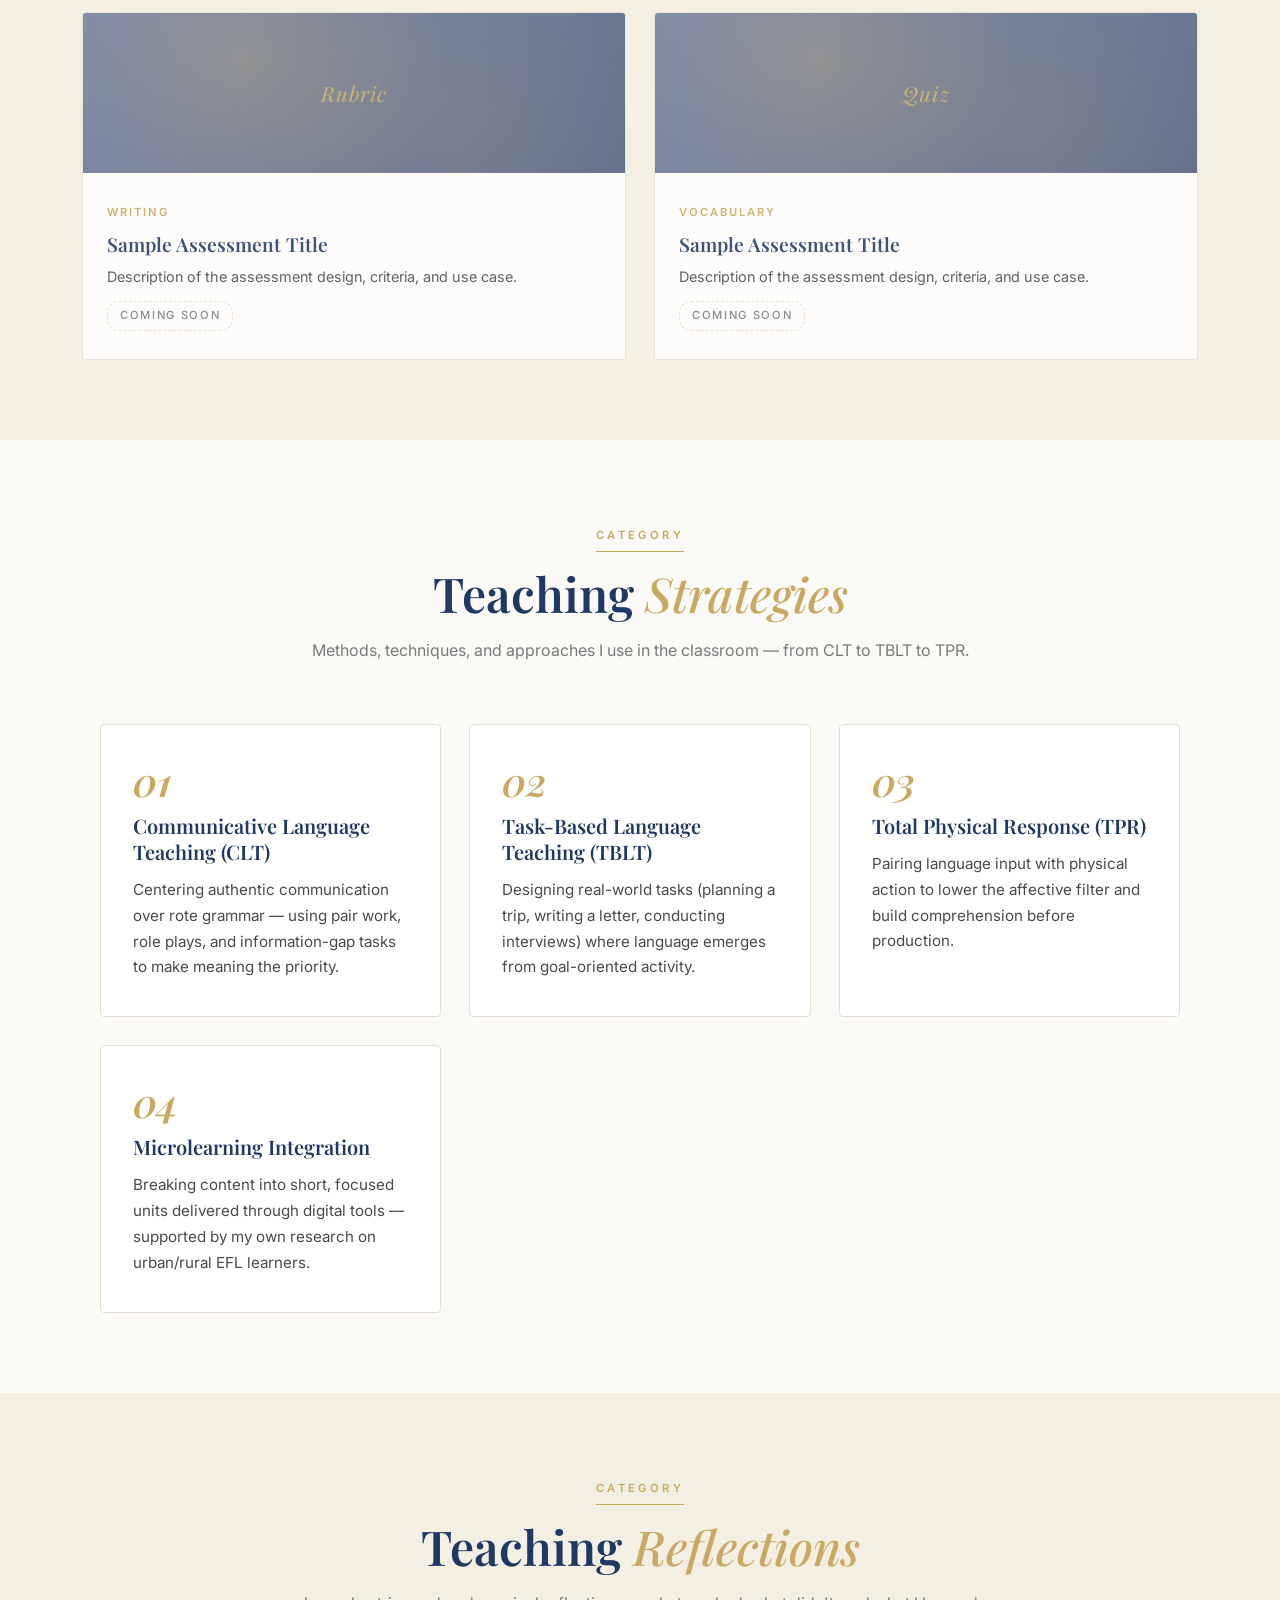
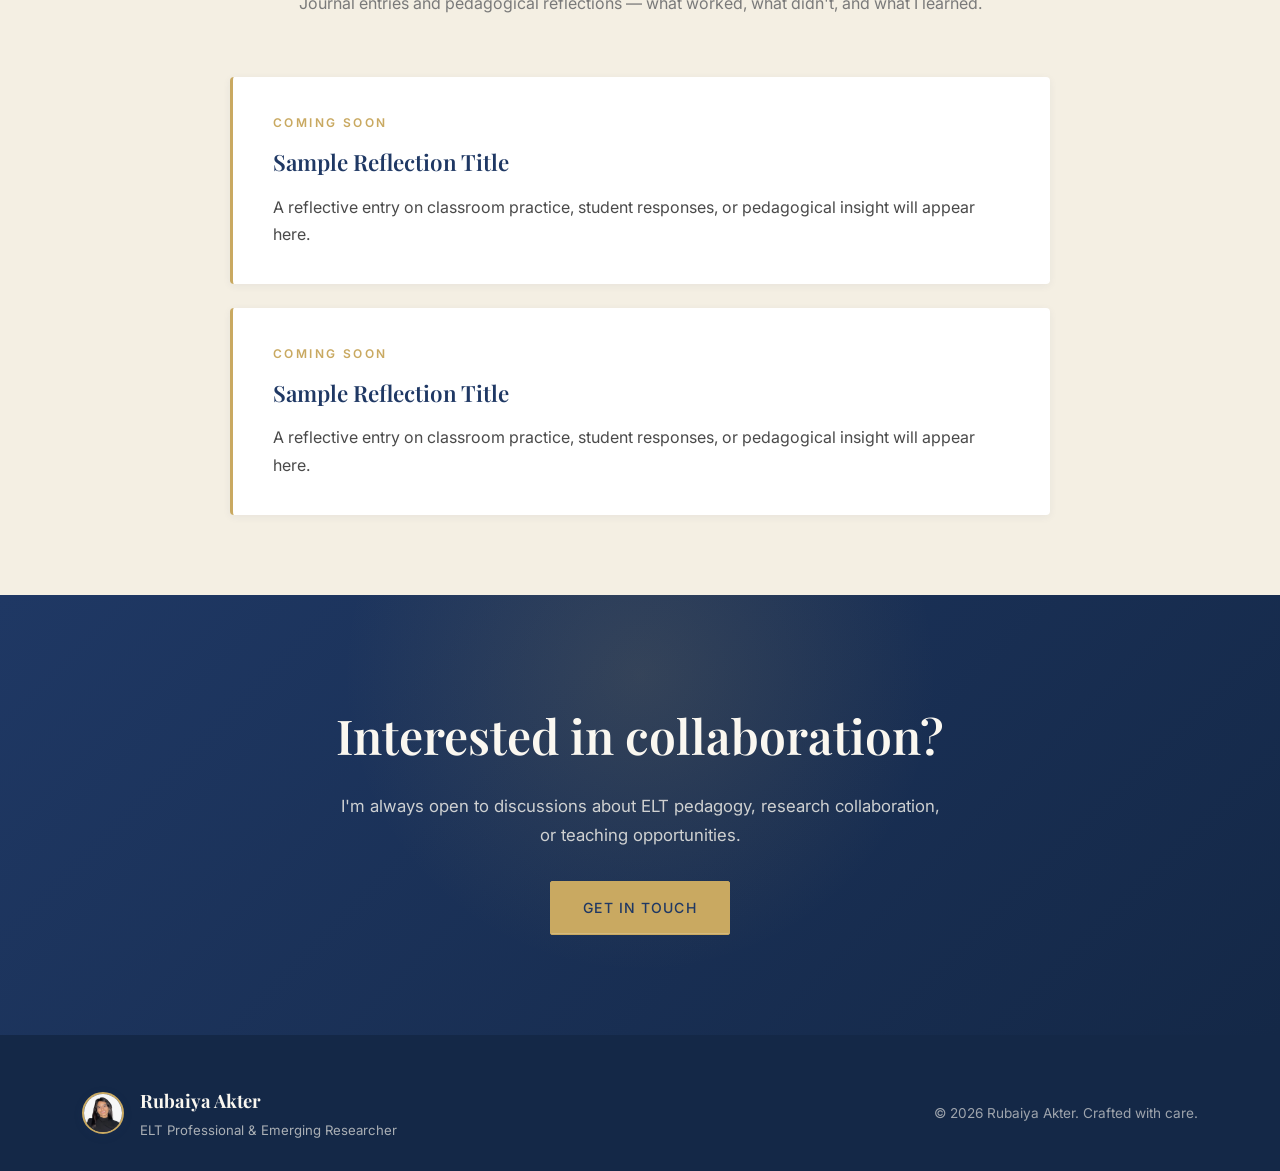
<file: teaching-materials.html>
<!DOCTYPE html>
<html lang="en">
<head>
  <meta charset="UTF-8" />
  <meta name="viewport" content="width=device-width, initial-scale=1.0" />
  <title>Teaching Materials | Rubaiya Akter</title>
  <meta name="description" content="Teaching materials archive — lesson plans, worksheets, presentations, assessments, and reflections by Rubaiya Akter." />

  <link rel="preconnect" href="https://fonts.googleapis.com" />
  <link rel="preconnect" href="https://fonts.gstatic.com" crossorigin />
  <link href="https://fonts.googleapis.com/css2?family=Cormorant+Garamond:wght@400;500;600;700&family=Inter:wght@300;400;500;600;700&family=Playfair+Display:ital,wght@0,400;0,500;0,600;0,700;0,800;1,400;1,500&display=swap" rel="stylesheet" />
  <link rel="stylesheet" href="styles.css" />
  <link rel="stylesheet" href="materials.css" />
</head>
<body>

  <div class="scroll-progress" id="scrollProgress"></div>

  <nav class="navbar scrolled" id="navbar">
    <div class="nav-container">
      <a href="index.html" class="nav-logo">
        <span class="logo-mark"><img src="rubaiya.jpeg" alt="Rubaiya Akter" /></span>
        <span class="logo-text">Rubaiya Akter</span>
      </a>
      <ul class="nav-menu" id="navMenu">
        <li><a href="index.html" class="nav-link">Home</a></li>
        <li><a href="index.html#about" class="nav-link">About</a></li>
        <li><a href="index.html#research" class="nav-link">Research</a></li>
        <li><a href="teaching-materials.html" class="nav-link active">Materials</a></li>
        <li><a href="index.html#contact" class="nav-link">Contact</a></li>
      </ul>
      <button class="nav-toggle" id="navToggle" aria-label="Menu">
        <span></span><span></span><span></span>
      </button>
    </div>
  </nav>

  <!-- Page Hero -->
  <header class="page-hero">
    <div class="container">
      <a href="index.html" class="back-link">← Back to Portfolio</a>
      <p class="page-eyebrow">Teaching Archive</p>
      <h1>Teaching Materials & <em>Pedagogical Resources</em></h1>
      <p class="page-lede">A living collection of lesson plans, classroom materials, presentations, and reflections developed across my teaching career. New resources added regularly as the archive grows.</p>
    </div>
  </header>

  <!-- Category Filter -->
  <div class="filter-bar">
    <div class="container">
      <div class="filter-list">
        <button class="filter-btn active" data-filter="all">All</button>
        <button class="filter-btn" data-filter="lesson-plans">Lesson Plans</button>
        <button class="filter-btn" data-filter="worksheets">Worksheets</button>
        <button class="filter-btn" data-filter="presentations">Presentations</button>
        <button class="filter-btn" data-filter="assessments">Assessments</button>
        <button class="filter-btn" data-filter="strategies">Strategies</button>
        <button class="filter-btn" data-filter="reflections">Reflections</button>
      </div>
    </div>
  </div>

  <!-- Lesson Plans -->
  <section class="material-section" id="lesson-plans">
    <div class="container">
      <div class="material-header reveal">
        <span class="material-tag">Category</span>
        <h2>Lesson <em>Plans</em></h2>
        <p>Structured plans for Classes III–X, aligned with the NCTB curriculum and built on CLT, TBLT, and learner-centered principles.</p>
      </div>

      <div class="material-collection" data-category="lesson-plans">
        <!-- TEMPLATE: Add more lesson plan cards here -->
        <article class="material-card placeholder">
          <div class="card-thumb">
            <span class="thumb-label">Lesson Plan</span>
          </div>
          <div class="card-body">
            <span class="card-meta">Class VII · Reading</span>
            <h3>Sample Lesson Plan Title</h3>
            <p>Brief description of the lesson plan, learning objectives, and teaching approach used.</p>
            <span class="card-coming">Coming soon</span>
          </div>
        </article>

        <article class="material-card placeholder">
          <div class="card-thumb">
            <span class="thumb-label">Lesson Plan</span>
          </div>
          <div class="card-body">
            <span class="card-meta">Class IX · Grammar</span>
            <h3>Sample Lesson Plan Title</h3>
            <p>Brief description of the lesson plan, learning objectives, and teaching approach used.</p>
            <span class="card-coming">Coming soon</span>
          </div>
        </article>

        <article class="material-card placeholder">
          <div class="card-thumb">
            <span class="thumb-label">Lesson Plan</span>
          </div>
          <div class="card-body">
            <span class="card-meta">Class V · Speaking</span>
            <h3>Sample Lesson Plan Title</h3>
            <p>Brief description of the lesson plan, learning objectives, and teaching approach used.</p>
            <span class="card-coming">Coming soon</span>
          </div>
        </article>
      </div>
    </div>
  </section>

  <!-- Worksheets -->
  <section class="material-section alt" id="worksheets">
    <div class="container">
      <div class="material-header reveal">
        <span class="material-tag">Category</span>
        <h2>Worksheets & <em>Handouts</em></h2>
        <p>Practice resources for grammar, vocabulary, reading comprehension, and writing skill development.</p>
      </div>
      <div class="material-collection" data-category="worksheets">
        <article class="material-card placeholder">
          <div class="card-thumb"><span class="thumb-label">Worksheet</span></div>
          <div class="card-body">
            <span class="card-meta">Vocabulary</span>
            <h3>Sample Worksheet Title</h3>
            <p>Brief description of the worksheet content and target skills.</p>
            <span class="card-coming">Coming soon</span>
          </div>
        </article>
        <article class="material-card placeholder">
          <div class="card-thumb"><span class="thumb-label">Worksheet</span></div>
          <div class="card-body">
            <span class="card-meta">Grammar</span>
            <h3>Sample Worksheet Title</h3>
            <p>Brief description of the worksheet content and target skills.</p>
            <span class="card-coming">Coming soon</span>
          </div>
        </article>
        <article class="material-card placeholder">
          <div class="card-thumb"><span class="thumb-label">Worksheet</span></div>
          <div class="card-body">
            <span class="card-meta">Reading</span>
            <h3>Sample Worksheet Title</h3>
            <p>Brief description of the worksheet content and target skills.</p>
            <span class="card-coming">Coming soon</span>
          </div>
        </article>
      </div>
    </div>
  </section>

  <!-- Presentations -->
  <section class="material-section" id="presentations">
    <div class="container">
      <div class="material-header reveal">
        <span class="material-tag">Category</span>
        <h2>Classroom <em>Presentations</em></h2>
        <p>Interactive slides and visual aids for digital classroom delivery.</p>
      </div>
      <div class="material-collection" data-category="presentations">
        <article class="material-card placeholder">
          <div class="card-thumb"><span class="thumb-label">Slides</span></div>
          <div class="card-body">
            <span class="card-meta">Class VIII</span>
            <h3>Sample Presentation Title</h3>
            <p>Interactive slides covering core topics, activities, and assessments.</p>
            <span class="card-coming">Coming soon</span>
          </div>
        </article>
        <article class="material-card placeholder">
          <div class="card-thumb"><span class="thumb-label">Slides</span></div>
          <div class="card-body">
            <span class="card-meta">Class X</span>
            <h3>Sample Presentation Title</h3>
            <p>Interactive slides covering core topics, activities, and assessments.</p>
            <span class="card-coming">Coming soon</span>
          </div>
        </article>
      </div>
    </div>
  </section>

  <!-- Assessments -->
  <section class="material-section alt" id="assessments">
    <div class="container">
      <div class="material-header reveal">
        <span class="material-tag">Category</span>
        <h2>Assessments & <em>Rubrics</em></h2>
        <p>Quizzes, rubrics, and evaluation frameworks designed for formative and summative assessment.</p>
      </div>
      <div class="material-collection" data-category="assessments">
        <article class="material-card placeholder">
          <div class="card-thumb"><span class="thumb-label">Rubric</span></div>
          <div class="card-body">
            <span class="card-meta">Writing</span>
            <h3>Sample Assessment Title</h3>
            <p>Description of the assessment design, criteria, and use case.</p>
            <span class="card-coming">Coming soon</span>
          </div>
        </article>
        <article class="material-card placeholder">
          <div class="card-thumb"><span class="thumb-label">Quiz</span></div>
          <div class="card-body">
            <span class="card-meta">Vocabulary</span>
            <h3>Sample Assessment Title</h3>
            <p>Description of the assessment design, criteria, and use case.</p>
            <span class="card-coming">Coming soon</span>
          </div>
        </article>
      </div>
    </div>
  </section>

  <!-- Teaching Strategies -->
  <section class="material-section" id="strategies">
    <div class="container">
      <div class="material-header reveal">
        <span class="material-tag">Category</span>
        <h2>Teaching <em>Strategies</em></h2>
        <p>Methods, techniques, and approaches I use in the classroom — from CLT to TBLT to TPR.</p>
      </div>
      <div class="strategies-grid">
        <article class="strategy-card reveal">
          <span class="strategy-num">01</span>
          <h3>Communicative Language Teaching (CLT)</h3>
          <p>Centering authentic communication over rote grammar — using pair work, role plays, and information-gap tasks to make meaning the priority.</p>
        </article>
        <article class="strategy-card reveal">
          <span class="strategy-num">02</span>
          <h3>Task-Based Language Teaching (TBLT)</h3>
          <p>Designing real-world tasks (planning a trip, writing a letter, conducting interviews) where language emerges from goal-oriented activity.</p>
        </article>
        <article class="strategy-card reveal">
          <span class="strategy-num">03</span>
          <h3>Total Physical Response (TPR)</h3>
          <p>Pairing language input with physical action to lower the affective filter and build comprehension before production.</p>
        </article>
        <article class="strategy-card reveal">
          <span class="strategy-num">04</span>
          <h3>Microlearning Integration</h3>
          <p>Breaking content into short, focused units delivered through digital tools — supported by my own research on urban/rural EFL learners.</p>
        </article>
      </div>
    </div>
  </section>

  <!-- Reflections -->
  <section class="material-section alt" id="reflections">
    <div class="container">
      <div class="material-header reveal">
        <span class="material-tag">Category</span>
        <h2>Teaching <em>Reflections</em></h2>
        <p>Journal entries and pedagogical reflections — what worked, what didn't, and what I learned.</p>
      </div>
      <div class="reflections-list">
        <article class="reflection-card placeholder reveal">
          <span class="reflection-date">Coming Soon</span>
          <h3>Sample Reflection Title</h3>
          <p>A reflective entry on classroom practice, student responses, or pedagogical insight will appear here.</p>
        </article>
        <article class="reflection-card placeholder reveal">
          <span class="reflection-date">Coming Soon</span>
          <h3>Sample Reflection Title</h3>
          <p>A reflective entry on classroom practice, student responses, or pedagogical insight will appear here.</p>
        </article>
      </div>
    </div>
  </section>

  <!-- CTA -->
  <section class="page-cta">
    <div class="container">
      <h2>Interested in collaboration?</h2>
      <p>I'm always open to discussions about ELT pedagogy, research collaboration, or teaching opportunities.</p>
      <a href="index.html#contact" class="btn btn-primary">Get in Touch</a>
    </div>
  </section>

  <footer class="footer">
    <div class="container footer-container">
      <div class="footer-brand">
        <span class="logo-mark"><img src="rubaiya.jpeg" alt="Rubaiya Akter" /></span>
        <div>
          <strong>Rubaiya Akter</strong>
          <p>ELT Professional & Emerging Researcher</p>
        </div>
      </div>
      <p class="footer-copy">© <span id="year"></span> Rubaiya Akter. Crafted with care.</p>
    </div>
  </footer>

  <button class="back-to-top" id="backToTop" aria-label="Back to top">↑</button>

  <script src="script.js"></script>
  <script src="materials.js"></script>
</body>
</html>
</file>
<file: styles.css>
/* =========================================================
   Rubaiya Akter — Academic Portfolio
   Elegant, professional design with subtle animation
   ========================================================= */

:root {
  --navy: #1F3864;
  --navy-deep: #142847;
  --navy-light: #2E4F8A;
  --gold: #C9A961;
  --gold-light: #E0C78A;
  --cream: #FAF7F0;
  --cream-warm: #F4EFE3;
  --paper: #FBFAF7;
  --ink: #1A1A1A;
  --ink-soft: #4A4A4A;
  --ink-muted: #7A7A7A;
  --line: #E5DFD2;
  --line-soft: #EFEAE0;
  --white: #FFFFFF;

  --font-display: 'Playfair Display', 'Cormorant Garamond', Georgia, serif;
  --font-serif: 'Cormorant Garamond', Georgia, serif;
  --font-sans: 'Inter', -apple-system, BlinkMacSystemFont, sans-serif;

  --shadow-sm: 0 2px 8px rgba(31, 56, 100, 0.06);
  --shadow-md: 0 8px 24px rgba(31, 56, 100, 0.10);
  --shadow-lg: 0 20px 60px rgba(31, 56, 100, 0.15);

  --ease: cubic-bezier(0.22, 1, 0.36, 1);
  --ease-soft: cubic-bezier(0.4, 0, 0.2, 1);
}

* { margin: 0; padding: 0; box-sizing: border-box; }
*::selection { background: var(--gold); color: var(--navy); }

html { scroll-behavior: smooth; }

body {
  font-family: var(--font-sans);
  font-size: 16px;
  line-height: 1.7;
  color: var(--ink-soft);
  background: var(--paper);
  -webkit-font-smoothing: antialiased;
  -moz-osx-font-smoothing: grayscale;
  overflow-x: hidden;
}

img { max-width: 100%; display: block; }
a { color: inherit; text-decoration: none; transition: color 0.3s var(--ease); }
ul { list-style: none; }

/* =========================================================
   Layout & Utilities
   ========================================================= */
.container {
  max-width: 1180px;
  margin: 0 auto;
  padding: 0 32px;
}

.section {
  padding: 120px 0;
  position: relative;
}

.section-header {
  margin-bottom: 64px;
  max-width: 720px;
}
.section-header.center {
  margin-left: auto;
  margin-right: auto;
  text-align: center;
}

.section-tag {
  display: inline-block;
  font-family: var(--font-sans);
  font-size: 0.75rem;
  letter-spacing: 0.25em;
  text-transform: uppercase;
  color: var(--gold);
  font-weight: 600;
  margin-bottom: 20px;
  padding-bottom: 8px;
  border-bottom: 1px solid var(--gold);
}
.section-tag.light { color: var(--gold-light); border-color: rgba(224, 199, 138, 0.5); }

.section-title {
  font-family: var(--font-display);
  font-size: clamp(2rem, 4vw, 3.25rem);
  line-height: 1.15;
  color: var(--navy);
  font-weight: 600;
  letter-spacing: -0.01em;
}
.section-title em {
  font-style: italic;
  color: var(--gold);
  font-weight: 500;
}

.section-subtitle {
  margin-top: 16px;
  font-size: 1.05rem;
  color: var(--ink-muted);
  line-height: 1.7;
}

/* =========================================================
   Scroll progress + Navigation
   ========================================================= */
.scroll-progress {
  position: fixed;
  top: 0; left: 0;
  height: 3px;
  width: 0%;
  background: linear-gradient(90deg, var(--gold), var(--navy));
  z-index: 1000;
  transition: width 0.1s linear;
}

.navbar {
  position: fixed;
  top: 0; left: 0;
  width: 100%;
  z-index: 100;
  background: rgba(251, 250, 247, 0.85);
  backdrop-filter: blur(20px);
  -webkit-backdrop-filter: blur(20px);
  border-bottom: 1px solid transparent;
  transition: all 0.4s var(--ease);
  padding: 18px 0;
}
.navbar.scrolled {
  padding: 12px 0;
  border-bottom: 1px solid var(--line-soft);
  box-shadow: var(--shadow-sm);
}

.nav-container {
  max-width: 1280px;
  margin: 0 auto;
  padding: 0 40px;
  display: flex;
  justify-content: space-between;
  align-items: center;
}

.nav-logo {
  display: flex;
  align-items: center;
  gap: 12px;
  font-family: var(--font-display);
}
.logo-mark {
  width: 42px;
  height: 42px;
  border-radius: 50%;
  border: 2px solid var(--gold);
  overflow: hidden;
  display: inline-block;
  transition: transform 0.4s var(--ease);
  flex-shrink: 0;
  box-shadow: 0 2px 8px rgba(31, 56, 100, 0.15);
}
.logo-mark img {
  width: 100%;
  height: 100%;
  object-fit: cover;
  object-position: center top;
  display: block;
}
.nav-logo:hover .logo-mark { transform: rotate(360deg); }
.logo-text {
  font-size: 1.05rem;
  color: var(--navy);
  font-weight: 600;
  letter-spacing: 0.02em;
}

.nav-menu {
  display: flex;
  gap: 36px;
}
.nav-link {
  font-size: 0.875rem;
  font-weight: 500;
  color: var(--ink-soft);
  position: relative;
  letter-spacing: 0.02em;
  padding: 6px 0;
}
.nav-link::after {
  content: '';
  position: absolute;
  bottom: 0; left: 0;
  width: 0;
  height: 2px;
  background: var(--gold);
  transition: width 0.4s var(--ease);
}
.nav-link:hover, .nav-link.active {
  color: var(--navy);
}
.nav-link:hover::after, .nav-link.active::after {
  width: 100%;
}

.nav-toggle {
  display: none;
  background: none;
  border: none;
  cursor: pointer;
  flex-direction: column;
  gap: 6px;
  padding: 8px;
}
.nav-toggle span {
  width: 26px;
  height: 2px;
  background: var(--navy);
  transition: all 0.3s var(--ease);
}
.nav-toggle.active span:nth-child(1) { transform: translateY(8px) rotate(45deg); }
.nav-toggle.active span:nth-child(2) { opacity: 0; }
.nav-toggle.active span:nth-child(3) { transform: translateY(-8px) rotate(-45deg); }

/* =========================================================
   Hero
   ========================================================= */
.hero {
  min-height: 100vh;
  display: flex;
  align-items: center;
  justify-content: center;
  position: relative;
  background:
    radial-gradient(ellipse at top right, rgba(201, 169, 97, 0.08), transparent 50%),
    radial-gradient(ellipse at bottom left, rgba(31, 56, 100, 0.06), transparent 50%),
    linear-gradient(135deg, var(--cream) 0%, var(--paper) 100%);
  overflow: hidden;
}

.hero-bg { position: absolute; inset: 0; pointer-events: none; }
.floating-shape {
  position: absolute;
  border-radius: 50%;
  filter: blur(60px);
  opacity: 0.4;
  animation: float 20s var(--ease) infinite;
}
.shape-1 {
  width: 400px; height: 400px;
  background: var(--gold-light);
  top: -100px; right: -100px;
  animation-delay: 0s;
}
.shape-2 {
  width: 350px; height: 350px;
  background: rgba(31, 56, 100, 0.15);
  bottom: -80px; left: -80px;
  animation-delay: -7s;
}
.shape-3 {
  width: 250px; height: 250px;
  background: rgba(201, 169, 97, 0.2);
  top: 40%; left: 50%;
  animation-delay: -14s;
}
@keyframes float {
  0%, 100% { transform: translate(0,0) scale(1); }
  33% { transform: translate(40px, -30px) scale(1.05); }
  66% { transform: translate(-30px, 40px) scale(0.95); }
}

.hero-container {
  position: relative;
  z-index: 2;
  padding: 0 32px;
  max-width: 1240px;
  width: 100%;
  display: grid;
  grid-template-columns: 1.15fr 0.85fr;
  gap: 80px;
  align-items: center;
}

.hero-content {
  text-align: left;
}

.hero-name {
  font-family: var(--font-display);
  font-size: clamp(3.5rem, 9vw, 6.5rem);
  line-height: 1;
  color: var(--navy);
  font-weight: 600;
  letter-spacing: -0.02em;
}
.name-line { display: block; }
.name-line.italic {
  font-style: italic;
  font-weight: 500;
  color: var(--gold);
  margin-top: -10px;
}

.hero-divider {
  display: flex;
  align-items: center;
  gap: 16px;
  margin: 36px 0;
  max-width: 200px;
}
.divider-line {
  flex: 1;
  height: 1px;
  background: linear-gradient(90deg, transparent, var(--navy), transparent);
}
.divider-dot {
  width: 8px;
  height: 8px;
  background: var(--gold);
  border-radius: 50%;
  transform: rotate(45deg);
}

.hero-tagline {
  font-family: var(--font-display);
  font-style: italic;
  font-size: clamp(1.25rem, 2.2vw, 1.65rem);
  color: var(--ink-soft);
  min-height: 2.2em;
  margin-bottom: 16px;
}
.cursor {
  display: inline-block;
  color: var(--gold);
  font-weight: 300;
  animation: blink 1s infinite;
}
@keyframes blink {
  0%, 49% { opacity: 1; }
  50%, 100% { opacity: 0; }
}

.hero-subtitle {
  font-size: 1rem;
  color: var(--ink-muted);
  margin-bottom: 40px;
  line-height: 1.7;
  letter-spacing: 0.02em;
}

.hero-cta {
  display: flex;
  gap: 16px;
  justify-content: flex-start;
  flex-wrap: wrap;
}

/* ----- Hero Portrait ----- */
.hero-portrait {
  position: relative;
  display: flex;
  align-items: center;
  justify-content: center;
}

.hero-portrait-wrap {
  position: relative;
  width: 100%;
  max-width: 380px;
  animation: portraitFloat 6s ease-in-out infinite;
}
@keyframes portraitFloat {
  0%, 100% { transform: translateY(0); }
  50% { transform: translateY(-12px); }
}

.hero-portrait-backdrop {
  position: absolute;
  top: 26px;
  left: -26px;
  width: 100%;
  height: 100%;
  background: linear-gradient(135deg, var(--navy) 0%, var(--navy-deep) 100%);
  border-radius: 6px;
  z-index: 1;
  box-shadow: 0 30px 80px rgba(31, 56, 100, 0.25);
}
.hero-portrait-backdrop::after {
  content: '';
  position: absolute;
  inset: 14px;
  border: 1px solid rgba(201, 169, 97, 0.35);
  border-radius: 4px;
}

.hero-portrait-corner {
  position: absolute;
  width: 50px;
  height: 50px;
  border: 2.5px solid var(--gold);
  z-index: 4;
  pointer-events: none;
  transition: all 0.5s var(--ease);
}
.hero-portrait-corner.top-left {
  top: -14px;
  left: -14px;
  border-right: none;
  border-bottom: none;
}
.hero-portrait-corner.bottom-right {
  bottom: -14px;
  right: -14px;
  border-left: none;
  border-top: none;
}

.hero-portrait-frame {
  position: relative;
  z-index: 2;
  border-radius: 6px;
  overflow: hidden;
  aspect-ratio: 4 / 5;
  background: var(--cream-warm);
  box-shadow: 0 30px 80px rgba(31, 56, 100, 0.20);
  transition: transform 0.5s var(--ease);
}

.hero-portrait-img {
  width: 100%;
  height: 100%;
  object-fit: cover;
  object-position: center top;
  display: block;
  filter: saturate(1.04) contrast(1.03);
  transition: transform 0.8s var(--ease);
}

.hero-portrait-inner {
  position: absolute;
  inset: 14px;
  border: 1px solid rgba(201, 169, 97, 0.5);
  pointer-events: none;
  z-index: 3;
}

.hero-portrait-wrap:hover .hero-portrait-frame { transform: translate(-4px, -4px); }
.hero-portrait-wrap:hover .hero-portrait-img { transform: scale(1.04); }
.hero-portrait-wrap:hover .hero-portrait-corner.top-left { top: -18px; left: -18px; }
.hero-portrait-wrap:hover .hero-portrait-corner.bottom-right { bottom: -18px; right: -18px; }

/* Availability badge */
.hero-portrait-badge {
  position: absolute;
  bottom: -18px;
  left: 50%;
  transform: translateX(-50%);
  background: var(--cream);
  color: var(--navy);
  padding: 10px 22px;
  border-radius: 30px;
  font-size: 0.75rem;
  font-weight: 600;
  letter-spacing: 0.12em;
  text-transform: uppercase;
  box-shadow: var(--shadow-md);
  border: 1px solid var(--gold);
  display: inline-flex;
  align-items: center;
  gap: 10px;
  white-space: nowrap;
  z-index: 5;
}
.badge-dot {
  width: 8px;
  height: 8px;
  background: #4CAF50;
  border-radius: 50%;
  position: relative;
  display: inline-block;
}
.badge-dot::after {
  content: '';
  position: absolute;
  inset: -4px;
  border-radius: 50%;
  background: #4CAF50;
  opacity: 0.4;
  animation: pulse 2s ease-out infinite;
}
@keyframes pulse {
  0% { transform: scale(0.8); opacity: 0.5; }
  100% { transform: scale(1.8); opacity: 0; }
}

.btn {
  display: inline-flex;
  align-items: center;
  justify-content: center;
  padding: 14px 32px;
  font-family: var(--font-sans);
  font-size: 0.875rem;
  font-weight: 500;
  letter-spacing: 0.08em;
  text-transform: uppercase;
  border-radius: 2px;
  cursor: pointer;
  border: none;
  transition: all 0.4s var(--ease);
  position: relative;
  overflow: hidden;
}
.btn-primary {
  background: var(--navy);
  color: var(--cream);
  border: 1px solid var(--navy);
}
.btn-primary::before {
  content: '';
  position: absolute;
  inset: 0;
  background: var(--gold);
  transform: translateY(100%);
  transition: transform 0.4s var(--ease);
  z-index: 0;
}
.btn-primary:hover::before { transform: translateY(0); }
.btn-primary span, .btn-primary { position: relative; }
.btn-primary:hover { color: var(--navy); border-color: var(--gold); }

.btn-ghost {
  background: transparent;
  color: var(--navy);
  border: 1px solid var(--navy);
}
.btn-ghost:hover {
  background: var(--navy);
  color: var(--cream);
}

.scroll-indicator {
  position: absolute;
  bottom: 32px;
  left: 50%;
  transform: translateX(-50%);
  display: flex;
  flex-direction: column;
  align-items: center;
  gap: 8px;
  color: var(--ink-muted);
}
.mouse {
  width: 24px;
  height: 38px;
  border: 2px solid var(--navy);
  border-radius: 14px;
  display: flex;
  justify-content: center;
  padding-top: 6px;
}
.wheel {
  width: 3px;
  height: 8px;
  background: var(--navy);
  border-radius: 2px;
  animation: wheel 1.6s var(--ease) infinite;
}
@keyframes wheel {
  0% { transform: translateY(0); opacity: 1; }
  100% { transform: translateY(12px); opacity: 0; }
}
.scroll-text {
  font-size: 0.7rem;
  letter-spacing: 0.25em;
  text-transform: uppercase;
  color: var(--navy);
}

/* =========================================================
   Reveal animations
   ========================================================= */
.fade-up {
  opacity: 0;
  transform: translateY(30px);
  animation: fadeUp 1s var(--ease) forwards;
}
.delay-1 { animation-delay: 0.15s; }
.delay-2 { animation-delay: 0.3s; }
.delay-3 { animation-delay: 0.45s; }
.delay-4 { animation-delay: 0.6s; }
.delay-5 { animation-delay: 0.75s; }
@keyframes fadeUp {
  to { opacity: 1; transform: translateY(0); }
}

.reveal {
  opacity: 0;
  transform: translateY(40px);
  transition: opacity 0.9s var(--ease), transform 0.9s var(--ease);
}
.reveal.visible {
  opacity: 1;
  transform: translateY(0);
}

/* =========================================================
   About
   ========================================================= */
.about { background: var(--paper); }

.about-grid {
  display: grid;
  grid-template-columns: 1.5fr 1fr;
  gap: 80px;
  align-items: start;
}

.about-text .lead {
  font-family: var(--font-display);
  font-style: italic;
  font-size: 1.4rem;
  line-height: 1.5;
  color: var(--navy);
  margin-bottom: 28px;
}
.about-text p {
  margin-bottom: 20px;
  font-size: 1rem;
  line-height: 1.8;
}
.about-text strong { color: var(--navy); font-weight: 600; }

.about-signature {
  margin-top: 36px;
  display: flex;
  align-items: center;
  gap: 16px;
  font-family: var(--font-display);
  font-size: 1.2rem;
  color: var(--navy);
}
.sig-line {
  width: 60px;
  height: 1px;
  background: var(--gold);
}

.about-stats {
  display: grid;
  grid-template-columns: repeat(2, 1fr);
  gap: 20px;
}
.stat-card {
  background: var(--white);
  padding: 36px 24px;
  border: 1px solid var(--line);
  border-radius: 4px;
  text-align: center;
  transition: all 0.4s var(--ease);
  position: relative;
  overflow: hidden;
}
.stat-card::before {
  content: '';
  position: absolute;
  top: 0; left: 0;
  width: 100%;
  height: 3px;
  background: linear-gradient(90deg, var(--gold), var(--navy));
  transform: scaleX(0);
  transform-origin: left;
  transition: transform 0.5s var(--ease);
}
.stat-card:hover {
  transform: translateY(-6px);
  box-shadow: var(--shadow-md);
  border-color: var(--gold);
}
.stat-card:hover::before { transform: scaleX(1); }

.stat-number {
  display: block;
  font-family: var(--font-display);
  font-size: 2.75rem;
  font-weight: 600;
  color: var(--navy);
  line-height: 1;
  margin-bottom: 8px;
}
.stat-label {
  font-size: 0.825rem;
  text-transform: uppercase;
  letter-spacing: 0.15em;
  color: var(--ink-muted);
  font-weight: 500;
}
.stat-label small {
  display: block;
  text-transform: none;
  letter-spacing: 0;
  font-size: 0.75rem;
  margin-top: 4px;
  color: var(--ink-muted);
}

/* =========================================================
   Education / Timeline
   ========================================================= */
.education { background: var(--cream-warm); }

.timeline {
  position: relative;
  max-width: 920px;
  margin: 0 auto;
}
.timeline::before {
  content: '';
  position: absolute;
  left: 60px;
  top: 0;
  bottom: 0;
  width: 2px;
  background: linear-gradient(180deg, var(--gold), transparent);
}

.timeline-item {
  display: grid;
  grid-template-columns: 140px 1fr;
  gap: 40px;
  margin-bottom: 60px;
  position: relative;
}
.timeline-item:last-child { margin-bottom: 0; }

.timeline-marker {
  position: relative;
  display: flex;
  align-items: flex-start;
  justify-content: flex-start;
}
.marker-year {
  font-family: var(--font-display);
  font-size: 2rem;
  color: var(--gold);
  font-weight: 600;
  background: var(--cream-warm);
  padding: 0 12px 0 0;
  position: relative;
  z-index: 2;
}
.timeline-marker::after {
  content: '';
  position: absolute;
  left: 60px;
  top: 14px;
  width: 16px;
  height: 16px;
  background: var(--navy);
  border: 3px solid var(--gold);
  border-radius: 50%;
  z-index: 2;
}

.timeline-content {
  background: var(--white);
  padding: 32px 36px;
  border-radius: 4px;
  border-left: 3px solid var(--gold);
  box-shadow: var(--shadow-sm);
  transition: all 0.4s var(--ease);
}
.timeline-content:hover {
  box-shadow: var(--shadow-md);
  transform: translateX(4px);
}

.timeline-status {
  display: inline-block;
  font-size: 0.7rem;
  letter-spacing: 0.2em;
  text-transform: uppercase;
  background: var(--gold);
  color: var(--navy);
  padding: 4px 12px;
  border-radius: 2px;
  margin-bottom: 14px;
  font-weight: 600;
}
.timeline-status.completed {
  background: var(--navy);
  color: var(--cream);
}

.timeline-content h3 {
  font-family: var(--font-display);
  font-size: 1.4rem;
  color: var(--navy);
  margin-bottom: 8px;
  line-height: 1.3;
}
.timeline-institution {
  font-weight: 600;
  color: var(--ink);
  margin-bottom: 6px;
}
.timeline-meta {
  color: var(--ink-muted);
  font-size: 0.9rem;
  margin-bottom: 16px;
}

.thesis-box {
  background: var(--cream-warm);
  padding: 16px 20px;
  border-radius: 3px;
  border-left: 2px solid var(--gold);
  margin-top: 14px;
}
.thesis-label {
  font-size: 0.7rem;
  letter-spacing: 0.2em;
  text-transform: uppercase;
  color: var(--gold);
  font-weight: 600;
  display: block;
  margin-bottom: 8px;
}
.thesis-box p { font-size: 0.95rem; line-height: 1.6; color: var(--ink-soft); }

/* =========================================================
   Research
   ========================================================= */
.research { background: var(--paper); }

.research-grid {
  display: grid;
  grid-template-columns: repeat(auto-fit, minmax(320px, 1fr));
  gap: 28px;
}

.research-card {
  background: var(--white);
  padding: 36px 32px;
  border-radius: 4px;
  border: 1px solid var(--line);
  position: relative;
  transition: all 0.5s var(--ease);
  overflow: hidden;
}
.research-card::before {
  content: '';
  position: absolute;
  top: 0; left: 0;
  width: 100%;
  height: 100%;
  background: linear-gradient(135deg, rgba(201, 169, 97, 0.04), transparent);
  opacity: 0;
  transition: opacity 0.4s var(--ease);
}
.research-card:hover {
  transform: translateY(-8px);
  box-shadow: var(--shadow-lg);
  border-color: var(--gold);
}
.research-card:hover::before { opacity: 1; }

.research-number {
  font-family: var(--font-display);
  font-size: 3.5rem;
  color: var(--line);
  font-weight: 700;
  line-height: 1;
  margin-bottom: 16px;
  transition: color 0.4s var(--ease);
}
.research-card:hover .research-number { color: var(--gold); }

.research-tag {
  display: inline-block;
  font-size: 0.7rem;
  letter-spacing: 0.18em;
  text-transform: uppercase;
  color: var(--gold);
  font-weight: 600;
  margin-bottom: 16px;
}

.research-card h3 {
  font-family: var(--font-display);
  font-size: 1.25rem;
  color: var(--navy);
  margin-bottom: 14px;
  line-height: 1.35;
  font-weight: 600;
}
.research-card p {
  font-size: 0.95rem;
  line-height: 1.7;
  color: var(--ink-soft);
}

/* =========================================================
   Teaching Experience
   ========================================================= */
.teaching { background: var(--cream-warm); }

.teaching-grid {
  display: grid;
  grid-template-columns: repeat(auto-fit, minmax(320px, 1fr));
  gap: 28px;
  margin-bottom: 100px;
}

.experience-card {
  background: var(--white);
  padding: 36px 32px;
  border-radius: 4px;
  border-top: 3px solid var(--gold);
  box-shadow: var(--shadow-sm);
  transition: all 0.4s var(--ease);
}
.experience-card:hover {
  transform: translateY(-6px);
  box-shadow: var(--shadow-md);
}

.exp-header {
  display: flex;
  justify-content: space-between;
  align-items: flex-start;
  gap: 12px;
  margin-bottom: 8px;
}
.exp-role {
  font-family: var(--font-display);
  font-size: 1.3rem;
  color: var(--navy);
  font-weight: 600;
}
.exp-type {
  font-size: 0.7rem;
  letter-spacing: 0.15em;
  text-transform: uppercase;
  color: var(--gold);
  background: var(--cream-warm);
  padding: 4px 10px;
  border-radius: 12px;
  font-weight: 600;
  white-space: nowrap;
}
.exp-org {
  color: var(--ink);
  font-weight: 600;
  font-size: 0.95rem;
}
.exp-date {
  color: var(--ink-muted);
  font-size: 0.85rem;
  margin-bottom: 20px;
  font-style: italic;
}
.exp-list {
  border-top: 1px solid var(--line-soft);
  padding-top: 18px;
}
.exp-list li {
  position: relative;
  padding-left: 22px;
  margin-bottom: 10px;
  font-size: 0.93rem;
  line-height: 1.6;
}
.exp-list li::before {
  content: '';
  position: absolute;
  left: 0;
  top: 10px;
  width: 8px;
  height: 1px;
  background: var(--gold);
}

/* Materials Showcase */
.materials-showcase {
  background: linear-gradient(135deg, var(--navy) 0%, var(--navy-deep) 100%);
  padding: 80px 60px;
  border-radius: 6px;
  color: var(--cream);
  position: relative;
  overflow: hidden;
}
.materials-showcase::before {
  content: '';
  position: absolute;
  top: -100px; right: -100px;
  width: 300px;
  height: 300px;
  border-radius: 50%;
  background: radial-gradient(circle, rgba(201, 169, 97, 0.2), transparent 70%);
}

.materials-intro {
  position: relative;
  text-align: center;
  margin-bottom: 50px;
  max-width: 720px;
  margin-left: auto;
  margin-right: auto;
}
.materials-intro h3 {
  font-family: var(--font-display);
  font-size: clamp(1.75rem, 3vw, 2.5rem);
  color: var(--cream);
  margin: 16px 0 14px;
  font-weight: 600;
}
.materials-intro p {
  color: rgba(250, 247, 240, 0.75);
  font-size: 1rem;
  line-height: 1.7;
}

.materials-grid {
  display: grid;
  grid-template-columns: repeat(auto-fit, minmax(240px, 1fr));
  gap: 20px;
  position: relative;
}

.material-tile {
  background: rgba(255, 255, 255, 0.04);
  border: 1px solid rgba(201, 169, 97, 0.2);
  padding: 28px 24px;
  border-radius: 4px;
  transition: all 0.4s var(--ease);
  position: relative;
  overflow: hidden;
  display: block;
}
.material-tile::before {
  content: '';
  position: absolute;
  inset: 0;
  background: linear-gradient(135deg, rgba(201, 169, 97, 0.1), transparent);
  opacity: 0;
  transition: opacity 0.4s var(--ease);
}
.material-tile:hover {
  background: rgba(201, 169, 97, 0.08);
  border-color: var(--gold);
  transform: translateY(-6px);
}
.material-tile:hover::before { opacity: 1; }

.tile-icon {
  width: 48px;
  height: 48px;
  margin-bottom: 18px;
  color: var(--gold);
  position: relative;
}
.tile-icon svg { width: 100%; height: 100%; }

.material-tile h4 {
  font-family: var(--font-display);
  font-size: 1.2rem;
  color: var(--cream);
  margin-bottom: 8px;
  position: relative;
  font-weight: 600;
}
.material-tile p {
  font-size: 0.875rem;
  color: rgba(250, 247, 240, 0.7);
  line-height: 1.55;
  position: relative;
  margin-bottom: 14px;
}
.tile-arrow {
  font-size: 1.2rem;
  color: var(--gold);
  position: relative;
  display: inline-block;
  transition: transform 0.3s var(--ease);
}
.material-tile:hover .tile-arrow { transform: translateX(6px); }

.materials-cta {
  text-align: center;
  margin-top: 50px;
  position: relative;
}
.materials-cta .btn-primary {
  background: var(--gold);
  color: var(--navy);
  border-color: var(--gold);
}
.materials-cta .btn-primary::before { background: var(--cream); }
.materials-cta .btn-primary:hover { color: var(--navy); border-color: var(--cream); }

/* =========================================================
   Projects
   ========================================================= */
.projects { background: var(--paper); }

.projects-list {
  max-width: 980px;
  margin: 0 auto;
}

.project-row {
  display: grid;
  grid-template-columns: 80px 1fr;
  gap: 40px;
  padding: 36px 0;
  border-bottom: 1px solid var(--line);
  align-items: start;
  transition: all 0.4s var(--ease);
}
.project-row:last-child { border-bottom: none; }
.project-row:hover {
  padding-left: 16px;
}
.project-row:hover .project-num {
  color: var(--gold);
}

.project-num {
  font-family: var(--font-display);
  font-size: 1.4rem;
  font-style: italic;
  color: var(--line);
  font-weight: 500;
  transition: color 0.4s var(--ease);
}

.project-info h3 {
  font-family: var(--font-display);
  font-size: 1.5rem;
  color: var(--navy);
  margin-bottom: 12px;
  line-height: 1.3;
  font-weight: 600;
}
.project-info p {
  font-size: 1rem;
  line-height: 1.7;
  margin-bottom: 16px;
}

.project-tags {
  display: flex;
  gap: 8px;
  flex-wrap: wrap;
}
.project-tags span {
  font-size: 0.75rem;
  letter-spacing: 0.08em;
  text-transform: uppercase;
  color: var(--navy);
  background: var(--cream-warm);
  padding: 6px 14px;
  border-radius: 20px;
  font-weight: 500;
  transition: all 0.3s var(--ease);
}
.project-row:hover .project-tags span {
  background: var(--gold);
  color: var(--navy);
}

/* =========================================================
   Skills
   ========================================================= */
.skills { background: var(--cream-warm); }

.skills-grid {
  display: grid;
  grid-template-columns: repeat(auto-fit, minmax(260px, 1fr));
  gap: 28px;
}

.skill-category {
  background: var(--white);
  padding: 36px 28px;
  border-radius: 4px;
  border: 1px solid var(--line);
  transition: all 0.4s var(--ease);
}
.skill-category:hover {
  transform: translateY(-6px);
  box-shadow: var(--shadow-md);
  border-color: var(--gold);
}

.skill-category h3 {
  font-family: var(--font-display);
  font-size: 1.35rem;
  color: var(--navy);
  margin-bottom: 20px;
  padding-bottom: 12px;
  border-bottom: 1px solid var(--line);
  position: relative;
  font-weight: 600;
}
.skill-category h3::after {
  content: '';
  position: absolute;
  bottom: -1px;
  left: 0;
  width: 40px;
  height: 2px;
  background: var(--gold);
}

.skill-category ul li {
  padding: 8px 0 8px 22px;
  font-size: 0.95rem;
  position: relative;
  color: var(--ink-soft);
  transition: color 0.3s var(--ease);
}
.skill-category ul li::before {
  content: '◆';
  position: absolute;
  left: 0;
  color: var(--gold);
  font-size: 0.7rem;
  top: 12px;
}
.skill-category ul li:hover { color: var(--navy); }

/* =========================================================
   References
   ========================================================= */
.references { background: var(--paper); }

.references-grid {
  display: grid;
  grid-template-columns: repeat(auto-fit, minmax(320px, 1fr));
  gap: 32px;
  max-width: 900px;
  margin: 0 auto;
}

.reference-card {
  background: var(--white);
  padding: 44px 36px;
  border-radius: 4px;
  border: 1px solid var(--line);
  position: relative;
  transition: all 0.4s var(--ease);
}
.reference-card:hover {
  transform: translateY(-6px);
  box-shadow: var(--shadow-md);
  border-color: var(--gold);
}

.ref-quote {
  font-family: var(--font-display);
  font-size: 5rem;
  color: var(--gold);
  line-height: 1;
  position: absolute;
  top: 16px;
  right: 24px;
  opacity: 0.4;
}

.reference-card h3 {
  font-family: var(--font-display);
  font-size: 1.5rem;
  color: var(--navy);
  margin-bottom: 6px;
  font-weight: 600;
}
.ref-role {
  font-weight: 600;
  color: var(--gold);
  font-size: 0.9rem;
  letter-spacing: 0.05em;
  margin-bottom: 4px;
}
.ref-dept, .ref-inst {
  color: var(--ink-soft);
  font-size: 0.9rem;
  line-height: 1.5;
}
.ref-inst { margin-bottom: 18px; }

.ref-contact {
  display: flex;
  flex-direction: column;
  gap: 6px;
  padding-top: 18px;
  border-top: 1px solid var(--line-soft);
  font-size: 0.875rem;
}
.ref-contact a {
  color: var(--navy);
  font-weight: 500;
}
.ref-contact a:hover { color: var(--gold); }
.ref-contact span { color: var(--ink-muted); }

/* =========================================================
   Contact
   ========================================================= */
.contact { background: var(--cream-warm); }

.contact-wrap {
  display: grid;
  grid-template-columns: 1fr 1.3fr;
  gap: 60px;
  max-width: 1080px;
  margin: 0 auto;
}

.contact-info {
  display: flex;
  flex-direction: column;
  gap: 20px;
}

.contact-item {
  background: var(--white);
  padding: 24px 28px;
  border-radius: 4px;
  border-left: 3px solid var(--gold);
  transition: all 0.4s var(--ease);
  display: block;
}
.contact-item:not(.static):hover {
  transform: translateX(6px);
  box-shadow: var(--shadow-md);
}

.contact-label {
  display: block;
  font-size: 0.7rem;
  letter-spacing: 0.25em;
  text-transform: uppercase;
  color: var(--gold);
  font-weight: 600;
  margin-bottom: 6px;
}
.contact-value {
  display: block;
  color: var(--navy);
  font-weight: 500;
  font-size: 1rem;
  word-break: break-word;
}

.contact-form {
  background: var(--white);
  padding: 44px;
  border-radius: 4px;
  box-shadow: var(--shadow-sm);
}

.form-row {
  display: grid;
  grid-template-columns: 1fr 1fr;
  gap: 20px;
}

.form-group {
  margin-bottom: 22px;
  position: relative;
}

.form-group label {
  display: block;
  font-size: 0.75rem;
  letter-spacing: 0.18em;
  text-transform: uppercase;
  color: var(--navy);
  font-weight: 600;
  margin-bottom: 8px;
}

.form-group input,
.form-group textarea {
  width: 100%;
  padding: 12px 0;
  font-family: var(--font-sans);
  font-size: 0.95rem;
  color: var(--ink);
  background: transparent;
  border: none;
  border-bottom: 1.5px solid var(--line);
  transition: border-color 0.3s var(--ease);
  resize: vertical;
}
.form-group input:focus,
.form-group textarea:focus {
  outline: none;
  border-bottom-color: var(--gold);
}

.contact-form .btn {
  margin-top: 8px;
  width: 100%;
}

.form-note {
  margin-top: 16px;
  text-align: center;
  font-size: 0.9rem;
  color: var(--gold);
  min-height: 1.5em;
  font-weight: 500;
}

/* =========================================================
   Footer
   ========================================================= */
.footer {
  background: var(--navy-deep);
  color: var(--cream);
  padding: 50px 0 30px;
}

.footer-container {
  display: flex;
  justify-content: space-between;
  align-items: center;
  flex-wrap: wrap;
  gap: 24px;
}

.footer-brand {
  display: flex;
  align-items: center;
  gap: 16px;
}
.footer-brand .logo-mark {
  border-color: var(--gold);
}
.footer-brand strong {
  font-family: var(--font-display);
  font-size: 1.15rem;
  display: block;
  color: var(--cream);
}
.footer-brand p {
  font-size: 0.825rem;
  color: rgba(250, 247, 240, 0.65);
  margin-top: 2px;
}

.footer-copy {
  font-size: 0.85rem;
  color: rgba(250, 247, 240, 0.6);
}

/* =========================================================
   Back to top
   ========================================================= */
.back-to-top {
  position: fixed;
  bottom: 30px;
  right: 30px;
  width: 48px;
  height: 48px;
  border-radius: 50%;
  background: var(--navy);
  color: var(--cream);
  border: 2px solid var(--gold);
  font-size: 1.4rem;
  cursor: pointer;
  opacity: 0;
  pointer-events: none;
  transition: all 0.4s var(--ease);
  z-index: 90;
  display: grid;
  place-items: center;
}
.back-to-top.visible {
  opacity: 1;
  pointer-events: auto;
}
.back-to-top:hover {
  background: var(--gold);
  color: var(--navy);
  transform: translateY(-4px);
}

/* =========================================================
   Responsive
   ========================================================= */
@media (max-width: 968px) {
  .section { padding: 90px 0; }
  .about-grid { grid-template-columns: 1fr; gap: 50px; }

  .hero { min-height: auto; padding: 140px 0 100px; }
  .hero-container { grid-template-columns: 1fr; gap: 60px; text-align: center; }
  .hero-content { text-align: center; order: 2; }
  .hero-portrait { order: 1; }
  .hero-portrait-wrap { max-width: 280px; }
  .hero-divider { margin: 28px auto; }
  .hero-cta { justify-content: center; }
  .contact-wrap { grid-template-columns: 1fr; gap: 36px; }
  .timeline::before { left: 24px; }
  .timeline-item { grid-template-columns: 1fr; gap: 24px; }
  .timeline-marker { padding-left: 60px; }
  .marker-year { background: transparent; padding: 0; }
  .timeline-marker::after { left: 16px; top: 10px; }
  .materials-showcase { padding: 50px 32px; }
}

@media (max-width: 768px) {
  .container { padding: 0 24px; }
  .nav-container { padding: 0 24px; }
  .hero-portrait-wrap { max-width: 240px; }
  .hero-portrait-corner { width: 36px; height: 36px; }
  .hero-portrait-badge { font-size: 0.68rem; padding: 8px 16px; }

  .nav-menu {
    position: fixed;
    top: 70px;
    right: -100%;
    width: 80%;
    max-width: 320px;
    height: calc(100vh - 70px);
    flex-direction: column;
    background: var(--cream);
    padding: 40px 32px;
    gap: 20px;
    box-shadow: var(--shadow-lg);
    transition: right 0.4s var(--ease);
  }
  .nav-menu.active { right: 0; }
  .nav-toggle { display: flex; }

  .hero-cta { flex-direction: column; align-items: stretch; }
  .btn { width: 100%; }
  .about-stats { grid-template-columns: 1fr; }
  .form-row { grid-template-columns: 1fr; }
  .project-row { grid-template-columns: 1fr; gap: 12px; }
  .exp-header { flex-direction: column; gap: 8px; }
  .footer-container { flex-direction: column; text-align: center; }
}

@media (max-width: 480px) {
  .section { padding: 70px 0; }
  .contact-form { padding: 32px 24px; }
  .timeline-content { padding: 24px; }
  .research-card { padding: 28px 24px; }
}
</file>
<file: materials.css>
/* =========================================================
   Teaching Materials Page Styles
   ========================================================= */

.page-hero {
  padding: 180px 0 80px;
  background:
    radial-gradient(ellipse at top right, rgba(201, 169, 97, 0.10), transparent 50%),
    linear-gradient(135deg, var(--cream) 0%, var(--paper) 100%);
  text-align: center;
  position: relative;
}

.back-link {
  display: inline-block;
  font-size: 0.85rem;
  letter-spacing: 0.1em;
  color: var(--navy);
  margin-bottom: 32px;
  font-weight: 500;
  transition: all 0.3s var(--ease);
}
.back-link:hover {
  color: var(--gold);
  transform: translateX(-4px);
}

.page-eyebrow {
  font-size: 0.8rem;
  letter-spacing: 0.3em;
  text-transform: uppercase;
  color: var(--gold);
  font-weight: 600;
  margin-bottom: 24px;
}

.page-hero h1 {
  font-family: var(--font-display);
  font-size: clamp(2.5rem, 5.5vw, 4.25rem);
  color: var(--navy);
  font-weight: 600;
  line-height: 1.1;
  letter-spacing: -0.02em;
  margin-bottom: 24px;
}
.page-hero h1 em {
  font-style: italic;
  color: var(--gold);
  font-weight: 500;
}

.page-lede {
  max-width: 700px;
  margin: 0 auto;
  font-size: 1.1rem;
  line-height: 1.7;
  color: var(--ink-soft);
}

/* Filter Bar */
.filter-bar {
  position: sticky;
  top: 70px;
  background: rgba(251, 250, 247, 0.95);
  backdrop-filter: blur(20px);
  -webkit-backdrop-filter: blur(20px);
  border-bottom: 1px solid var(--line-soft);
  padding: 16px 0;
  z-index: 50;
}

.filter-list {
  display: flex;
  gap: 8px;
  flex-wrap: wrap;
  justify-content: center;
}

.filter-btn {
  background: transparent;
  border: 1px solid var(--line);
  color: var(--ink-soft);
  font-family: var(--font-sans);
  font-size: 0.8rem;
  letter-spacing: 0.08em;
  text-transform: uppercase;
  font-weight: 500;
  padding: 8px 20px;
  border-radius: 24px;
  cursor: pointer;
  transition: all 0.3s var(--ease);
}
.filter-btn:hover {
  border-color: var(--gold);
  color: var(--navy);
}
.filter-btn.active {
  background: var(--navy);
  border-color: var(--navy);
  color: var(--cream);
}

/* Material Sections */
.material-section {
  padding: 80px 0;
  background: var(--paper);
}
.material-section.alt {
  background: var(--cream-warm);
}

.material-header {
  text-align: center;
  max-width: 720px;
  margin: 0 auto 60px;
}

.material-tag {
  display: inline-block;
  font-size: 0.7rem;
  letter-spacing: 0.3em;
  text-transform: uppercase;
  color: var(--gold);
  font-weight: 600;
  margin-bottom: 14px;
  padding-bottom: 6px;
  border-bottom: 1px solid var(--gold);
}

.material-header h2 {
  font-family: var(--font-display);
  font-size: clamp(2rem, 4vw, 3rem);
  color: var(--navy);
  font-weight: 600;
  line-height: 1.15;
  margin-bottom: 16px;
}
.material-header h2 em {
  font-style: italic;
  color: var(--gold);
  font-weight: 500;
}

.material-header p {
  font-size: 1rem;
  color: var(--ink-muted);
  line-height: 1.7;
}

/* Material Cards */
.material-collection {
  display: grid;
  grid-template-columns: repeat(auto-fit, minmax(300px, 1fr));
  gap: 28px;
}

.material-card {
  background: var(--white);
  border: 1px solid var(--line);
  border-radius: 4px;
  overflow: hidden;
  transition: all 0.4s var(--ease);
  cursor: pointer;
}
.material-card:hover {
  transform: translateY(-8px);
  box-shadow: var(--shadow-lg);
  border-color: var(--gold);
}

.card-thumb {
  height: 160px;
  background:
    linear-gradient(135deg, var(--navy) 0%, var(--navy-deep) 100%);
  display: flex;
  align-items: center;
  justify-content: center;
  position: relative;
  overflow: hidden;
}
.card-thumb::before {
  content: '';
  position: absolute;
  inset: 0;
  background:
    radial-gradient(circle at 30% 30%, rgba(201, 169, 97, 0.3), transparent 50%),
    radial-gradient(circle at 70% 70%, rgba(201, 169, 97, 0.15), transparent 50%);
}
.thumb-label {
  font-family: var(--font-display);
  font-size: 1.3rem;
  font-style: italic;
  color: var(--gold);
  position: relative;
  letter-spacing: 0.05em;
}

.card-body {
  padding: 24px 24px 28px;
}
.card-meta {
  display: inline-block;
  font-size: 0.7rem;
  letter-spacing: 0.18em;
  text-transform: uppercase;
  color: var(--gold);
  font-weight: 600;
  margin-bottom: 10px;
}
.card-body h3 {
  font-family: var(--font-display);
  font-size: 1.2rem;
  color: var(--navy);
  margin-bottom: 8px;
  line-height: 1.3;
  font-weight: 600;
}
.card-body p {
  font-size: 0.9rem;
  line-height: 1.6;
  color: var(--ink-soft);
  margin-bottom: 12px;
}
.card-coming {
  display: inline-block;
  font-size: 0.7rem;
  letter-spacing: 0.15em;
  text-transform: uppercase;
  color: var(--ink-muted);
  border: 1px dashed var(--line);
  padding: 4px 12px;
  border-radius: 12px;
  font-weight: 500;
}

.material-card.placeholder {
  opacity: 0.85;
}
.material-card.placeholder .card-thumb {
  background:
    linear-gradient(135deg, #6B7CA0 0%, #4A5A7E 100%);
}

/* Strategies grid */
.strategies-grid {
  display: grid;
  grid-template-columns: repeat(auto-fit, minmax(280px, 1fr));
  gap: 28px;
  max-width: 1080px;
  margin: 0 auto;
}

.strategy-card {
  background: var(--white);
  padding: 36px 32px;
  border-radius: 4px;
  border: 1px solid var(--line);
  position: relative;
  transition: all 0.4s var(--ease);
}
.strategy-card:hover {
  transform: translateY(-6px);
  box-shadow: var(--shadow-md);
  border-color: var(--gold);
}
.strategy-num {
  font-family: var(--font-display);
  font-size: 2.5rem;
  color: var(--gold);
  font-weight: 600;
  font-style: italic;
  line-height: 1;
  display: block;
  margin-bottom: 12px;
}
.strategy-card h3 {
  font-family: var(--font-display);
  font-size: 1.25rem;
  color: var(--navy);
  margin-bottom: 12px;
  font-weight: 600;
  line-height: 1.3;
}
.strategy-card p {
  font-size: 0.95rem;
  line-height: 1.7;
  color: var(--ink-soft);
}

/* Reflections */
.reflections-list {
  max-width: 820px;
  margin: 0 auto;
  display: flex;
  flex-direction: column;
  gap: 24px;
}

.reflection-card {
  background: var(--white);
  padding: 36px 40px;
  border-radius: 4px;
  border-left: 3px solid var(--gold);
  box-shadow: var(--shadow-sm);
  transition: all 0.4s var(--ease);
}
.reflection-card:hover {
  transform: translateX(6px);
  box-shadow: var(--shadow-md);
}
.reflection-date {
  font-size: 0.75rem;
  letter-spacing: 0.2em;
  text-transform: uppercase;
  color: var(--gold);
  font-weight: 600;
  margin-bottom: 10px;
  display: block;
}
.reflection-card h3 {
  font-family: var(--font-display);
  font-size: 1.4rem;
  color: var(--navy);
  margin-bottom: 12px;
  font-weight: 600;
}
.reflection-card p {
  font-size: 1rem;
  line-height: 1.7;
  color: var(--ink-soft);
}

/* CTA */
.page-cta {
  padding: 100px 0;
  text-align: center;
  background: linear-gradient(135deg, var(--navy) 0%, var(--navy-deep) 100%);
  color: var(--cream);
  position: relative;
  overflow: hidden;
}
.page-cta::before {
  content: '';
  position: absolute;
  top: -50%; left: 50%;
  width: 600px; height: 600px;
  background: radial-gradient(circle, rgba(201, 169, 97, 0.15), transparent 70%);
  transform: translateX(-50%);
}
.page-cta h2 {
  font-family: var(--font-display);
  font-size: clamp(2rem, 4vw, 3rem);
  margin-bottom: 16px;
  color: var(--cream);
  font-weight: 600;
  position: relative;
}
.page-cta p {
  font-size: 1.05rem;
  color: rgba(250, 247, 240, 0.8);
  margin-bottom: 32px;
  position: relative;
  max-width: 600px;
  margin-left: auto;
  margin-right: auto;
}
.page-cta .btn-primary {
  background: var(--gold);
  color: var(--navy);
  border-color: var(--gold);
  position: relative;
}
.page-cta .btn-primary::before { background: var(--cream); }

/* Responsive */
@media (max-width: 768px) {
  .filter-bar { top: 64px; }
  .filter-list { gap: 6px; }
  .filter-btn { padding: 6px 14px; font-size: 0.7rem; }
  .reflection-card { padding: 28px 24px; }
}
</file>
